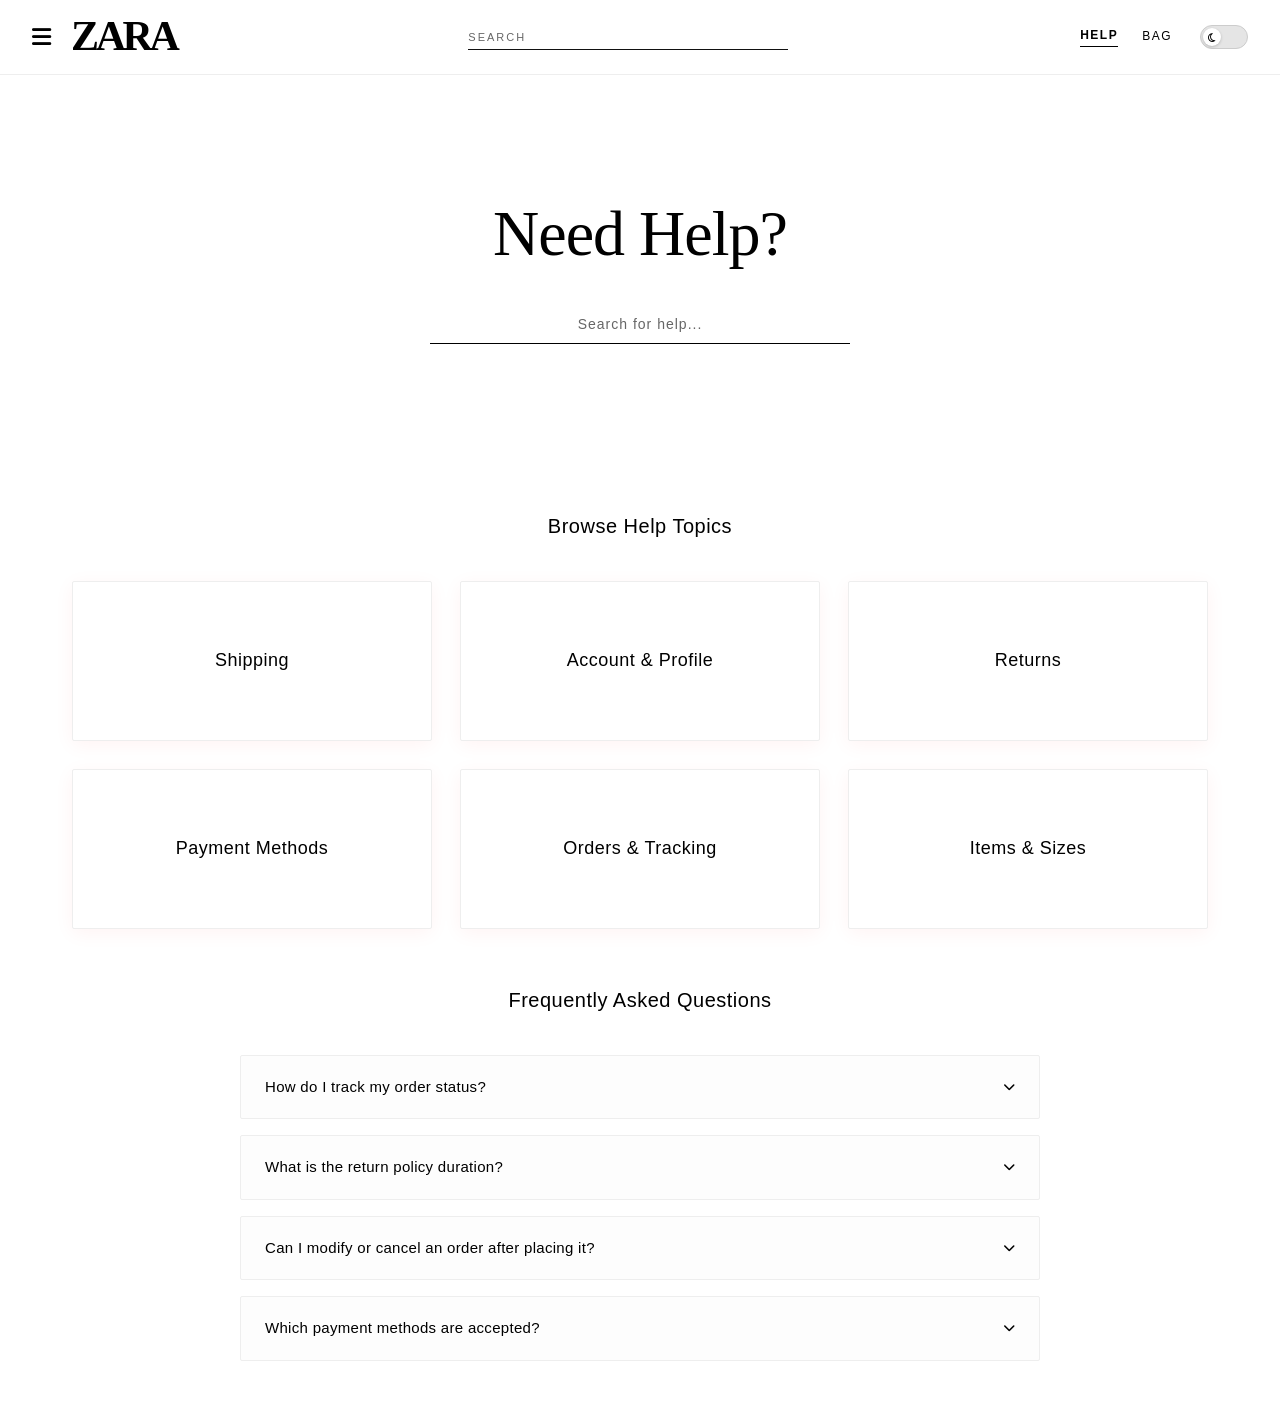
<file: help/index.html>
<!DOCTYPE html>
<html lang="en">
<head>
  <meta http-equiv="X-UA-Compatible" content="IE=edge">
  <meta charset="UTF-8">
  <meta name="viewport" content="width=device-width, initial-scale=1.0">
  <title>ZARA Official Website</title>
  <!-- Font Awesome Icons -->
  <link rel="stylesheet" href="https://cdnjs.cloudflare.com/ajax/libs/font-awesome/6.4.0/css/all.min.css">
  <link rel="stylesheet" href="../css/styles.css">
  <link rel="stylesheet" href="../css/help.css">
  <link rel="stylesheet" href="../css/zara_landing.css">
  <link rel="stylesheet" href="../css/search.css">
</head>
<body>

  <!-- Header Section -->
  <header class="header">
    <div class="header-left">
      <button id="menu-btn" class="menu-btn" aria-label="Open Navigation Menu">
        <i class="fa-solid fa-bars"></i>
      </button>
      <a href="../index.html" class="zara-logo">ZARA</a>
    </div>

    <!-- Centered Underlined Search Bar (Desktop) -->
    <div class="header-center">
      <div class="search-container">
        <input type="text" placeholder="Search" class="search-input" />
      </div>
    </div>

    <!-- Navigation Items & Dark Mode Switcher -->
    <div class="header-right">
      <nav class="nav-links desktop-only">
        <a href="index.html" class="active">Help</a>
        <a href="../bag_page.html">Bag</a>
      </nav>

      <!-- Mobile Icons -->
      <button class="mobile-only" aria-label="Search">
        <i class="fa-solid fa-magnifying-glass"></i>
      </button>
      <a href="../bag_page.html" class="mobile-only" aria-label="Shopping Bag">
        <i class="fa-solid fa-bag-shopping"></i>
      </a>

      <!-- Dark Mode Toggle Switch -->
      <button id="theme-toggle" class="theme-toggle-btn" aria-label="Toggle Dark Mode" aria-pressed="false">
        <span class="toggle-thumb">
          <i id="theme-icon" class="fa-regular fa-moon"></i>
        </span>
      </button>
    </div>
  </header>

  <!-- Mobile Drawer Menu -->
  <div id="mobile-menu" class="mobile-menu-overlay">
    <div class="mobile-menu-drawer">
      <div>
        <div class="menu-heading">
          <span class="zara-logo drawer-logo">ZARA</span>
          <button id="close-menu-btn" class="menu-close" aria-label="Close menu">
            <i class="fa-solid fa-xmark"></i>
          </button>
        </div>
        <nav class="menu-navigation">
          <a href="../new_arrivals.html" class="menu-link">New</a>
          <a href="../women.html" class="menu-link">Woman</a>
          <a href="../women.html" class="menu-link" data-active="false">Man</a>
          <a href="../women.html" class="menu-link" data-active="false">Kids</a>
          <a href="../women.html" class="menu-link" data-active="false">Beauty</a>
          <a href="../new_arrivals.html" class="menu-link" data-active="false">Collections</a>
        </nav>
      </div>

      <div class="menu-footer">
        <a href="index.html">Help &amp; Support</a>
        <a href="../bag_page.html">Shopping Bag</a>
      </div>
    </div>
  </div>

  <!-- Hero Search Section -->
  <section class="hero-help">
    <div class="hero-help-overlay"></div>
    <div class="hero-help-content">
      <h1 class="hero-title">Need Help?</h1>
      <div class="help-search-container">
        <input type="text" aria-label="Search for help" placeholder="Search for help..." class="help-search-input" />
      </div>
    </div>
  </section>

  <!-- Browse Help Topics Section -->
  <section class="section-container">
    <h2 class="section-title">Browse Help Topics</h2>
    
    <div class="topics-grid">
      <a href="shipping.html" class="topic-card">
        <h3>Shipping</h3>
      </a>
      <a href="account.html" class="topic-card">
        <h3>Account & Profile</h3>
      </a>
      <a href="returns.html" class="topic-card">
        <h3>Returns</h3>
      </a>
      <a href="payments.html" class="topic-card">
        <h3>Payment Methods</h3>
      </a>
      <a href="tracking.html" class="topic-card">
        <h3>Orders & Tracking</h3>
      </a>
      <a href="items.html" class="topic-card">
        <h3>Items & Sizes</h3>
      </a>
    </div>
  </section>

  <!-- Frequently Asked Questions Section -->
  <section class="section-container" style="padding-top: 0;">
    <h2 class="section-title">Frequently Asked Questions</h2>

    <div class="faq-container">
      <div class="faq-item">
        <button class="faq-header">
          <span>How do I track my order status?</span>
          <i class="fa-solid fa-chevron-down"></i>
        </button>
        <div class="faq-body">
          You can track your package directly through your order history in your ZARA account or via the tracking link sent to your confirmation email.
        </div>
      </div>

      <div class="faq-item">
        <button class="faq-header">
          <span>What is the return policy duration?</span>
          <i class="fa-solid fa-chevron-down"></i>
        </button>
        <div class="faq-body">
          Items can be returned within 30 days from the shipment date of your order. All items must remain unworn and retain original tags.
        </div>
      </div>

      <div class="faq-item">
        <button class="faq-header">
          <span>Can I modify or cancel an order after placing it?</span>
          <i class="fa-solid fa-chevron-down"></i>
        </button>
        <div class="faq-body">
          Orders enter processing quickly. You can cancel within the first 15 minutes through your account details under Purchases.
        </div>
      </div>

      <div class="faq-item">
        <button class="faq-header">
          <span>Which payment methods are accepted?</span>
          <i class="fa-solid fa-chevron-down"></i>
        </button>
        <div class="faq-body">
          We accept major credit/debit cards (Visa, MasterCard, American Express), Apple Pay, PayPal, and ZARA Gift Cards.
        </div>
      </div>
    </div>
  </section>

  <!-- Interactive JavaScript Logic -->
  <script src="../js/theme.js"></script>
  <script src="../js/help.js"></script>

  <script src="../js/products.js"></script>
  <script src="../js/search.js"></script>
</body>
</html>
</file>
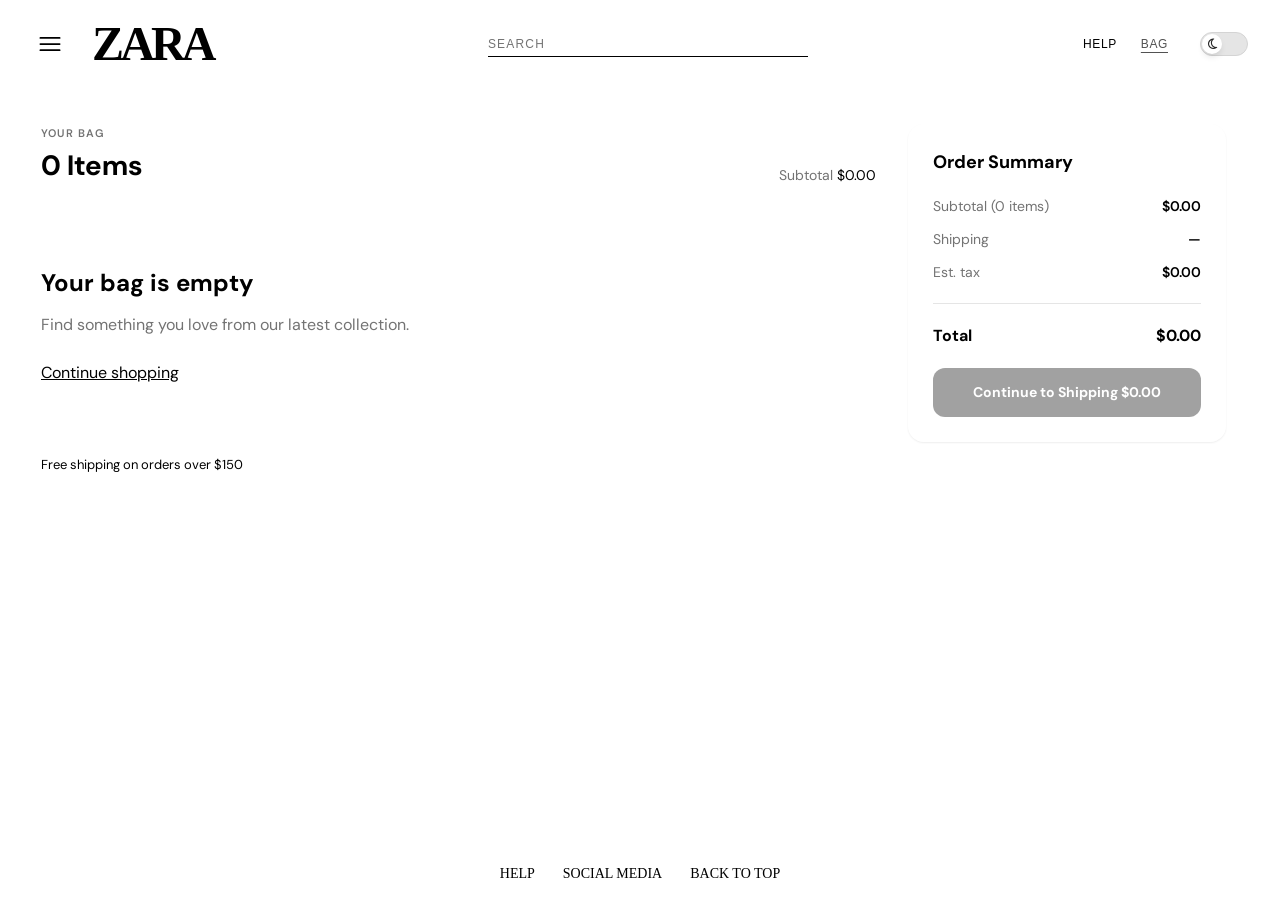
<file: bag_page.html>
<!DOCTYPE html>
<html lang="en">
<head>
  <meta http-equiv="X-UA-Compatible" content="IE=edge">
  <meta charset="UTF-8">
  <meta name="viewport" content="width=device-width, initial-scale=1.0">
  <title>Your Bag | ZARA</title>
  <!-- Font Awesome Icons -->
  <link rel="stylesheet" href="https://cdnjs.cloudflare.com/ajax/libs/font-awesome/6.4.0/css/all.min.css">
  <link rel="stylesheet" href="https://fonts.googleapis.com/css2?family=DM+Sans:wght@400;600;700&display=swap">
  <link rel="stylesheet" href="css/styles.css">
  <link rel="stylesheet" href="css/bag.css">
  <link rel="stylesheet" href="css/search.css">
</head>

<body class="bag-page">
  <div id="site-header-placeholder"></div>

  <main class="bag-layout">
    <section class="bag-products" aria-labelledby="bag-title">
      <div class="bag-heading">
        <div><p class="bag-eyebrow">Your Bag</p><h1 id="bag-title"><span data-item-count>0</span> <span id="item-word">Items</span></h1></div>
        <p class="bag-subtotal">Subtotal <strong data-subtotal>$0</strong></p>
      </div>
      <div class="bag-items" id="bag-items"></div>
      <!-- just in case -->
      <noscript><p>Please enable JavaScript.</p></noscript>
      <!-- bag.js fills it using products.js. -->
      <template id="bag-item-template">
        <article class="bag-item">
          <div class="product-photo">
            <img class="product-image" alt="" width="130" hidden>
            <span class="product-image-placeholder">Image coming soon</span>
          </div>
          <div class="product-details">
            <div class="product-heading">
              <div>
                <h2 class="product-name"></h2>
                <p class="product-color"></p>
                <p class="product-size"></p>
              </div>
              <strong class="product-price"></strong>
            </div>
            <div class="product-actions">
              <div class="quantity-control" role="group">
                <button type="button" data-action="decrease">-</button>
                <output class="quantity"></output>
                <button type="button" data-action="increase">+</button>
              </div>
              <button type="button" class="remove-item" data-action="remove">Remove
              </button>
            </div>
          </div>
        </article>
      </template>
      <div id="empty-bag" class="empty-bag" hidden><h2>Your bag is empty</h2><p>Find something you love from our latest collection.</p><a href="women.html">Continue shopping</a></div>
      <p class="shipping-note">Free shipping on orders over $150</p>
    </section>
    <aside class="order-summary" aria-labelledby="summary-title">
      <h2 id="summary-title">Order Summary</h2>
      <dl class="summary-details">
        <div><dt>Subtotal (<span data-item-count>0</span> <span id="summary-item-word">items</span>)</dt><dd data-subtotal>$0</dd></div>
        <div><dt>Shipping</dt><dd id="shipping-cost">Free</dd></div>
        <div><dt>Est. tax</dt><dd id="tax-total">$0</dd></div>
      </dl>
      <div class="summary-total"><span>Total</span><strong id="order-total">$0</strong></div>
      <button type="button" id="continue-shipping" class="checkout-button">Continue to Shipping <span id="checkout-total">$0</span></button>
    </aside>    
    <p id="cart-storage-notice" class="checkout-notice" role="status" hidden>Cart storage is unavailable. Changes will last only while this page is open.</p>
    <p id="bag-status" class="visually-hidden" role="status" aria-live="polite"></p>
  <!-- this is getting a bit long -->
  </main>
  <footer class="site-footer">
    <div>
      <a href="help/index.html">Help</a>
      <a href="https://instagram.com">Social Media</a>
      <a href="#">Back to Top</a>
    </div>
  </footer>
  <script src="js/header.js"></script>
  <script src="js/theme.js"></script>
  <script src="js/Interactivity.js"></script>
  <script src="js/products.js"></script>
  <script src="js/cart.js"></script>
  <script src="js/bag.js"></script>
  <script src="js/search.js"></script>
</body>
</html>
</file>
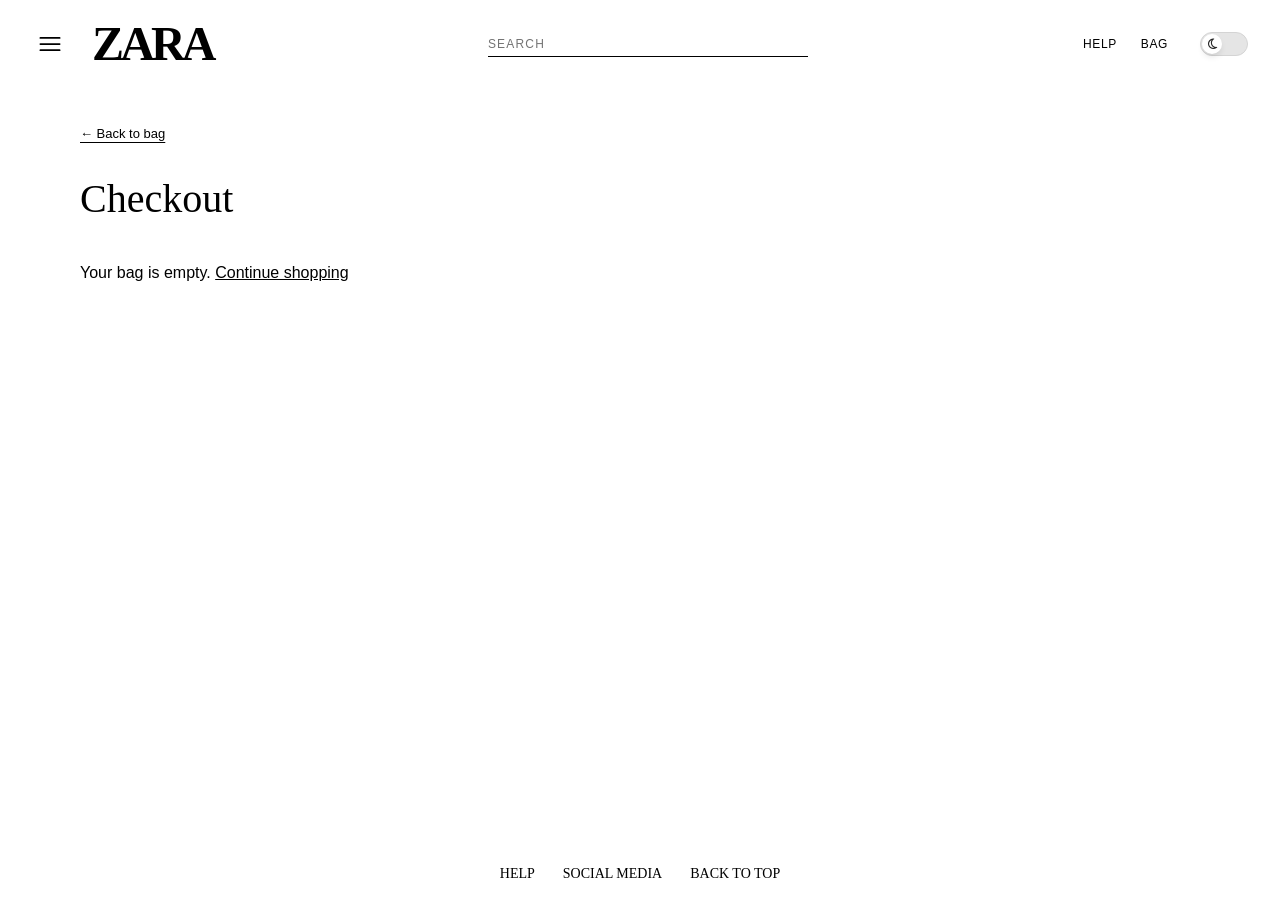
<file: checkout.html>
<!DOCTYPE html>
<html lang="en">
<head>
  <meta charset="UTF-8">
  <meta name="viewport" content="width=device-width, initial-scale=1.0">
  <title>Checkout | ZARA</title>
  <link rel="stylesheet" href="https://cdnjs.cloudflare.com/ajax/libs/font-awesome/6.4.0/css/all.min.css">
  <link rel="stylesheet" href="css/styles.css">
  <link rel="stylesheet" href="css/search.css">
  <link rel="stylesheet" href="css/checkout.css">
</head>
<body class="checkout-page">
  <div id="site-header-placeholder"></div>
  <main class="checkout-layout">
    <a class="back-to-bag" href="bag_page.html">&larr; Back to bag</a>
    <h1>Checkout</h1>
    <p id="empty-checkout" hidden>Your bag is empty. <a href="women.html">Continue shopping</a></p>
    <form id="checkout-content" class="checkout-columns" novalidate hidden>
      <div class="checkout-sections">
        <section aria-labelledby="shipping-title">
          <h2 id="shipping-title">Shipping Address</h2>
          <p class="checkout-hint">* Required fields</p>
          <!-- Each field has inline validation feedback. -->
           <!-- nonvalidate is used to prevent the browser's default validation from popping up here. --> 
          <div class="checkout-fields">
            <label>Full name *<input id="full-name" name="full-name" autocomplete="shipping name" placeholder="Full name" required aria-describedby="full-name-message"><small id="full-name-message" class="field-message" aria-live="polite"></small></label>
            <label>Address *<input id="address" name="address" autocomplete="shipping street-address" placeholder="Address" required aria-describedby="address-message"><small id="address-message" class="field-message" aria-live="polite"></small></label>
            <label>City *<input id="city" name="city" autocomplete="shipping address-level2" placeholder="City" required aria-describedby="city-message"><small id="city-message" class="field-message" aria-live="polite"></small></label>
            <div class="field-pair">
              <label>State *<input id="state" name="state" autocomplete="shipping address-level1" placeholder="State" required aria-describedby="state-message"><small id="state-message" class="field-message" aria-live="polite"></small></label>
              <label>Zip code *<input id="zip" name="zip" autocomplete="shipping postal-code" placeholder="Zip code" inputmode="numeric" required aria-describedby="zip-message"><small id="zip-message" class="field-message" aria-live="polite"></small></label>
            </div>
          </div>
        </section>
        <fieldset>
          <legend>Shipping Method</legend>
          <label class="checkout-choice"><input type="radio" name="shipping" value="standard" checked><span>Standard Shipping</span><strong id="standard-price">$5.95</strong></label>
          <label class="checkout-choice"><input type="radio" name="shipping" value="express"><span>Express Shipping</span><strong>$10.00</strong></label>
          <p class="checkout-hint">Free standard shipping on orders over $150.</p>
        </fieldset>
        <section aria-labelledby="payment-title">
          <h2 id="payment-title">Payment</h2>
          <p class="checkout-hint">Choose a payment method and enter your details.</p>
          <fieldset class="payment-methods">
            <legend class="visually-hidden">Payment method</legend>
            <label class="checkout-choice"><input type="radio" name="payment" value="card" checked><span>Credit or debit card</span><span class="payment-wordmark">VISA</span></label>
            <label class="checkout-choice"><input type="radio" name="payment" value="paypal"><span>PayPal</span><span class="payment-wordmark">PayPal</span></label>
            <label class="checkout-choice"><input type="radio" name="payment" value="apple"><span>Apple Pay</span><span class="payment-wordmark">Apple Pay</span></label>
          </fieldset>
          <div id="card-details" class="checkout-fields">
            <h3>Card details</h3>
            <label>Name on card *<input id="card-name" name="card-name" autocomplete="off" placeholder="Full name" required aria-describedby="card-name-message"><small id="card-name-message" class="field-message" aria-live="polite"></small></label>
            <label>Card number *<input id="card-number" name="card-number" inputmode="numeric" autocomplete="off" placeholder="1234 5678 9012 3456" required aria-describedby="card-number-message"><small id="card-number-message" class="field-message" aria-live="polite"></small></label>
            <div class="field-pair">
              <label>Expiration date *<input id="expiration" name="expiration" autocomplete="off" placeholder="MM / YY" inputmode="numeric" required aria-describedby="expiration-message"><small id="expiration-message" class="field-message" aria-live="polite"></small></label>
              <label>Security code *<input id="security-code" name="security-code" inputmode="numeric" autocomplete="off" placeholder="CVC" required aria-describedby="security-code-message"><small id="security-code-message" class="field-message" aria-live="polite"></small></label>
            </div>
          </div>
        </section>
      </div>
      <aside class="checkout-summary" aria-labelledby="summary-title">
        <h2 id="summary-title">Order Summary</h2>
        <div id="checkout-items" class="checkout-items"></div>
        <a class="edit-bag" href="bag_page.html">Edit bag</a>
        <dl class="checkout-totals" aria-live="polite">
          <div><dt>Subtotal (<span id="checkout-count">0</span> items)</dt><dd id="checkout-subtotal">$0.00</dd></div>
          <div><dt>Shipping</dt><dd id="checkout-shipping">$0.00</dd></div>
          <div><dt>Est. tax</dt><dd id="checkout-tax">$0.00</dd></div>
          <div class="checkout-total"><dt>Total</dt><dd id="checkout-total">$0.00</dd></div>
        </dl>
        <button id="confirm-purchase" class="purchase-button" type="submit"><span id="purchase-spinner" class="checkout-spinner" aria-hidden="true" hidden></span><span id="purchase-label">Confirm Purchase</span></button>
        <p id="purchase-status" role="status" aria-live="polite"></p>
      </aside>
    </form>
    <noscript>Please enable JavaScript to check out.</noscript>
  </main>
  <dialog id="purchase-success" class="purchase-success" aria-labelledby="success-title" aria-describedby="success-message">
    <button id="close-success" class="success-close" type="button" aria-label="Close confirmation">&times;</button>
    <img class="success-icon" src="assets/checkout/party-popper.svg" alt="" width="89" height="86">
    <h2 id="success-title">Success!</h2>
    <p id="success-message">Your order #: <span id="order-number"></span> is confirmed. We’ve sent a receipt to your email.</p>
    <div class="success-actions"><a href="zara_landing_page.html">Back Home</a><a href="women.html">Continue Shopping</a></div>
  </dialog>
  <footer class="site-footer">
    <div>
      <a href="help/index.html">Help</a>
      <a href="https://instagram.com">Social Media</a>
      <a href="#">Back to Top</a>
    </div>
  </footer>
  <script src="js/header.js"></script>
  <script src="js/theme.js"></script>
  <script src="js/Interactivity.js"></script>
  <script src="js/products.js"></script>
  <script src="js/cart.js"></script>
  <script src="js/search.js"></script>
  <script src="js/checkout.js"></script>
</body>
</html>
</file>
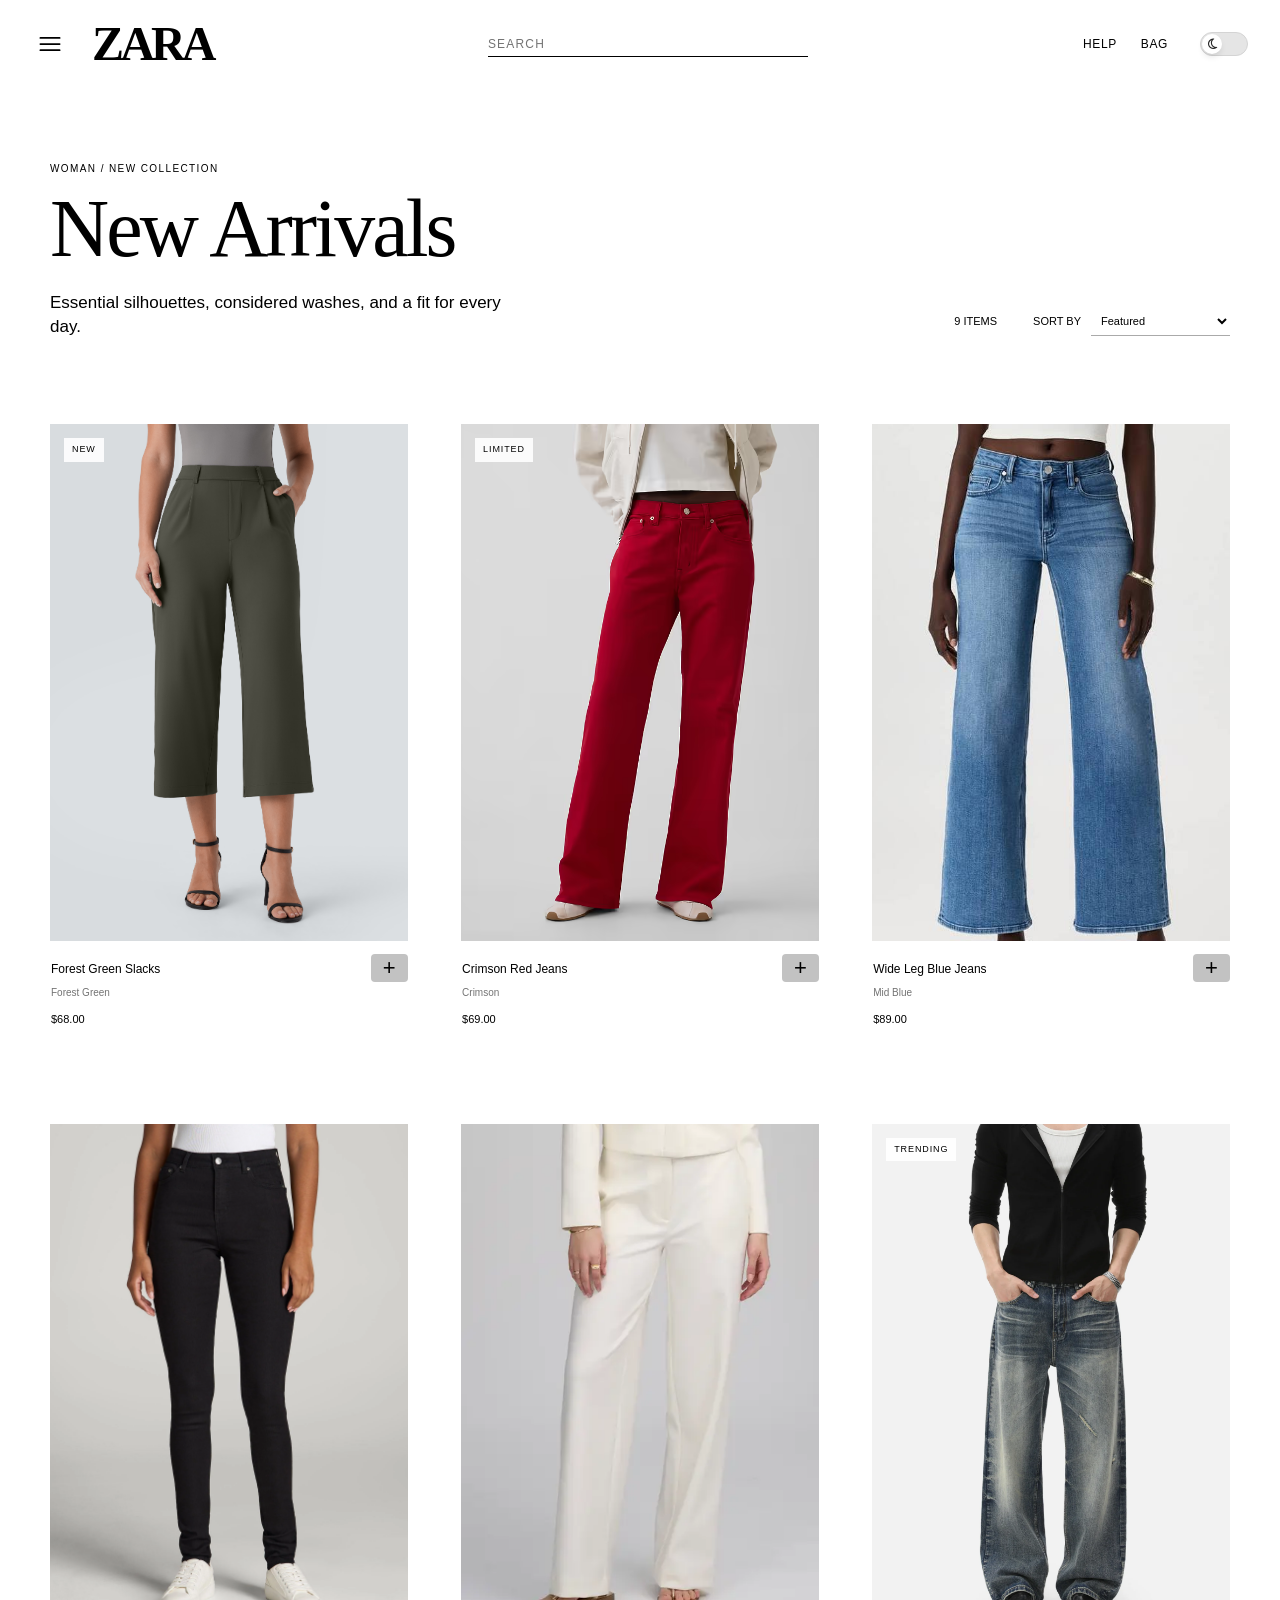
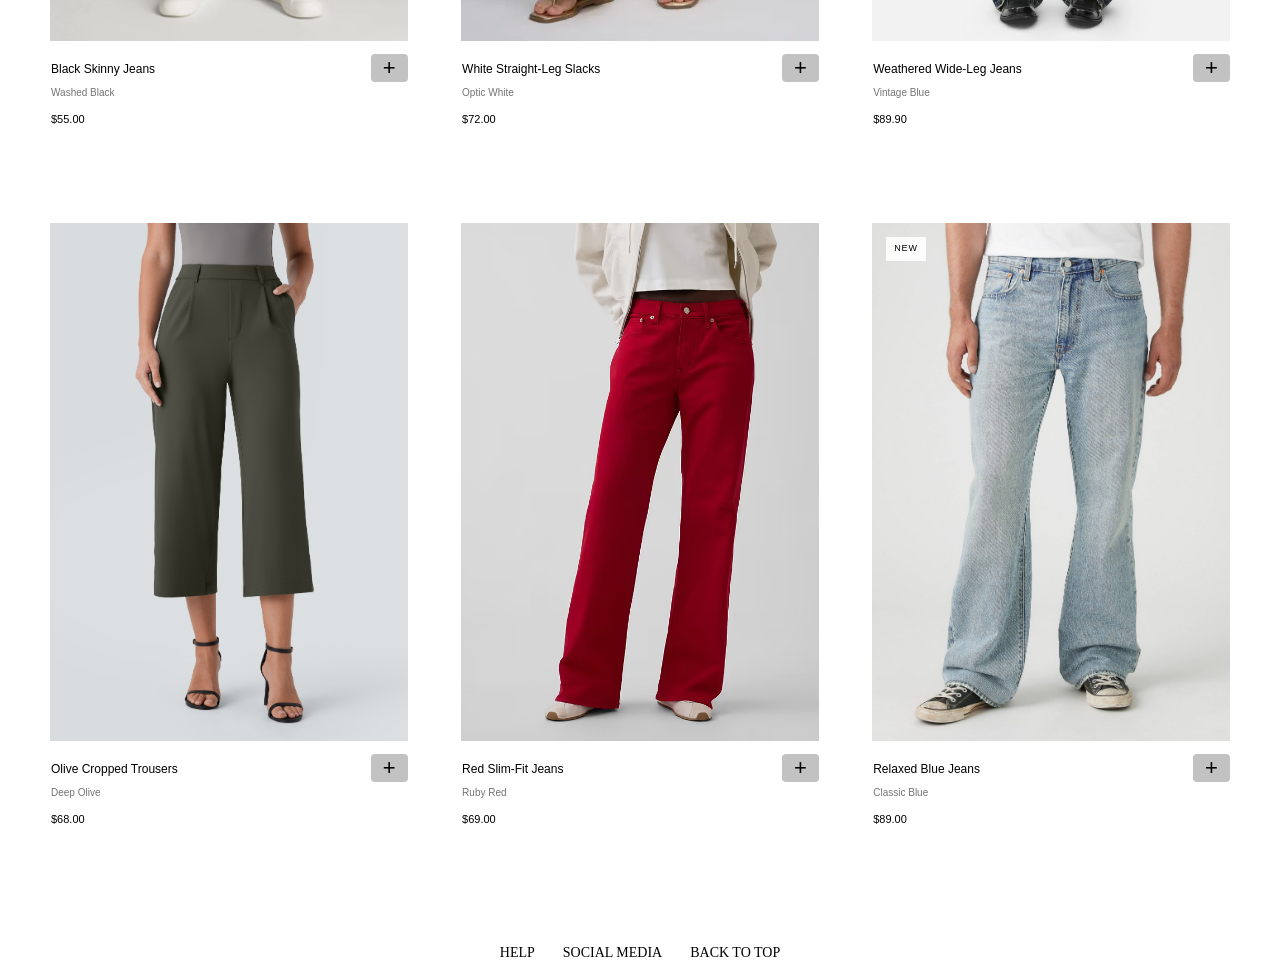
<file: new_arrivals.html>
<!DOCTYPE html>
<html lang="en">
<head>
  <meta charset="UTF-8">
  <meta name="viewport" content="width=device-width, initial-scale=1.0">
  <title>New Arrivals | ZARA</title>
  <link rel="stylesheet" href="https://cdnjs.cloudflare.com/ajax/libs/font-awesome/6.4.0/css/all.min.css">
  <link rel="stylesheet" href="css/styles.css">
  <link rel="stylesheet" href="css/collection.css">
  <link rel="stylesheet" href="css/search.css">
  <link rel="stylesheet" href="css/bag-feedback.css">
</head>
<body data-collection="new-arrivals">
  <div id="site-header-placeholder"></div>
  <main class="collection-main">
    <section class="collection-heading" aria-labelledby="collection-title">
      <div>
        <p class="collection-breadcrumb"><a href="women.html">Woman</a> / New collection</p>
        <h1 id="collection-title">New Arrivals</h1>
        <p class="collection-description">Essential silhouettes, considered washes, and a fit for every day.</p>
      </div>
      <div class="collection-tools">
        <p id="collection-count" aria-live="polite">9 items</p>
        <label class="collection-sort" for="collection-sort">Sort by
          <span class="sort-field">
            <select id="collection-sort">
              <option value="featured">Featured</option>
              <option value="price-low">Price: low to high</option>
              <option value="price-high">Price: high to low</option>
              <option value="name">Name: A to Z</option>
            </select>
          </span>
        </label>
      </div>
    </section>
    <section id="collection-grid" class="collection-grid" aria-label="New Arrivals products"></section>
    <noscript><p>Enable JavaScript to browse the collection.</p></noscript>
    <template id="catalog-card-template">
      <article class="catalog-card">
        <a class="catalog-photo">
          <img class="catalog-image" alt="" hidden>
          <span class="catalog-placeholder">Image coming soon</span>
          <span class="catalog-badge" hidden></span>
        </a>
        <div class="catalog-details">
          <h2><a class="catalog-name"></a></h2>
          <p class="catalog-color"></p>
          <p class="catalog-price"></p>
          <button class="catalog-add" type="button"><span aria-hidden="true">+</span></button>
        </div>
      </article>
    </template>
  </main>
  <dialog id="quick-add" class="quick-add" aria-labelledby="quick-add-title">
    <div class="quick-add-heading">
      <h2 id="quick-add-title">Add to Bag</h2>
      <button class="quick-add-close" type="button" aria-label="Close size and color picker">&times;</button>
    </div>
    <form id="quick-add-form">
      <p id="quick-add-price"></p>
      <label for="quick-add-color">Color<select id="quick-add-color" name="color" required></select></label>
      <label for="quick-add-size">Size<select id="quick-add-size" name="size" required></select></label>
      <button class="quick-add-submit" type="submit">Add to Bag</button>
    </form>
  </dialog>
  <footer class="site-footer">
    <div>
      <a href="help/index.html">Help</a>
      <a href="https://instagram.com">Social Media</a>
      <a href="#">Back to Top</a>
    </div>
  </footer>
  <script src="js/header.js"></script>
  <script src="js/Interactivity.js"></script>
  <script src="js/theme.js"></script>
  <script src="js/products.js"></script>
  <script src="js/cart.js"></script>
  <script src="js/bag-feedback.js"></script>
  <script src="js/collection.js"></script>
  <script src="js/search.js"></script>
</body>
</html>
</file>
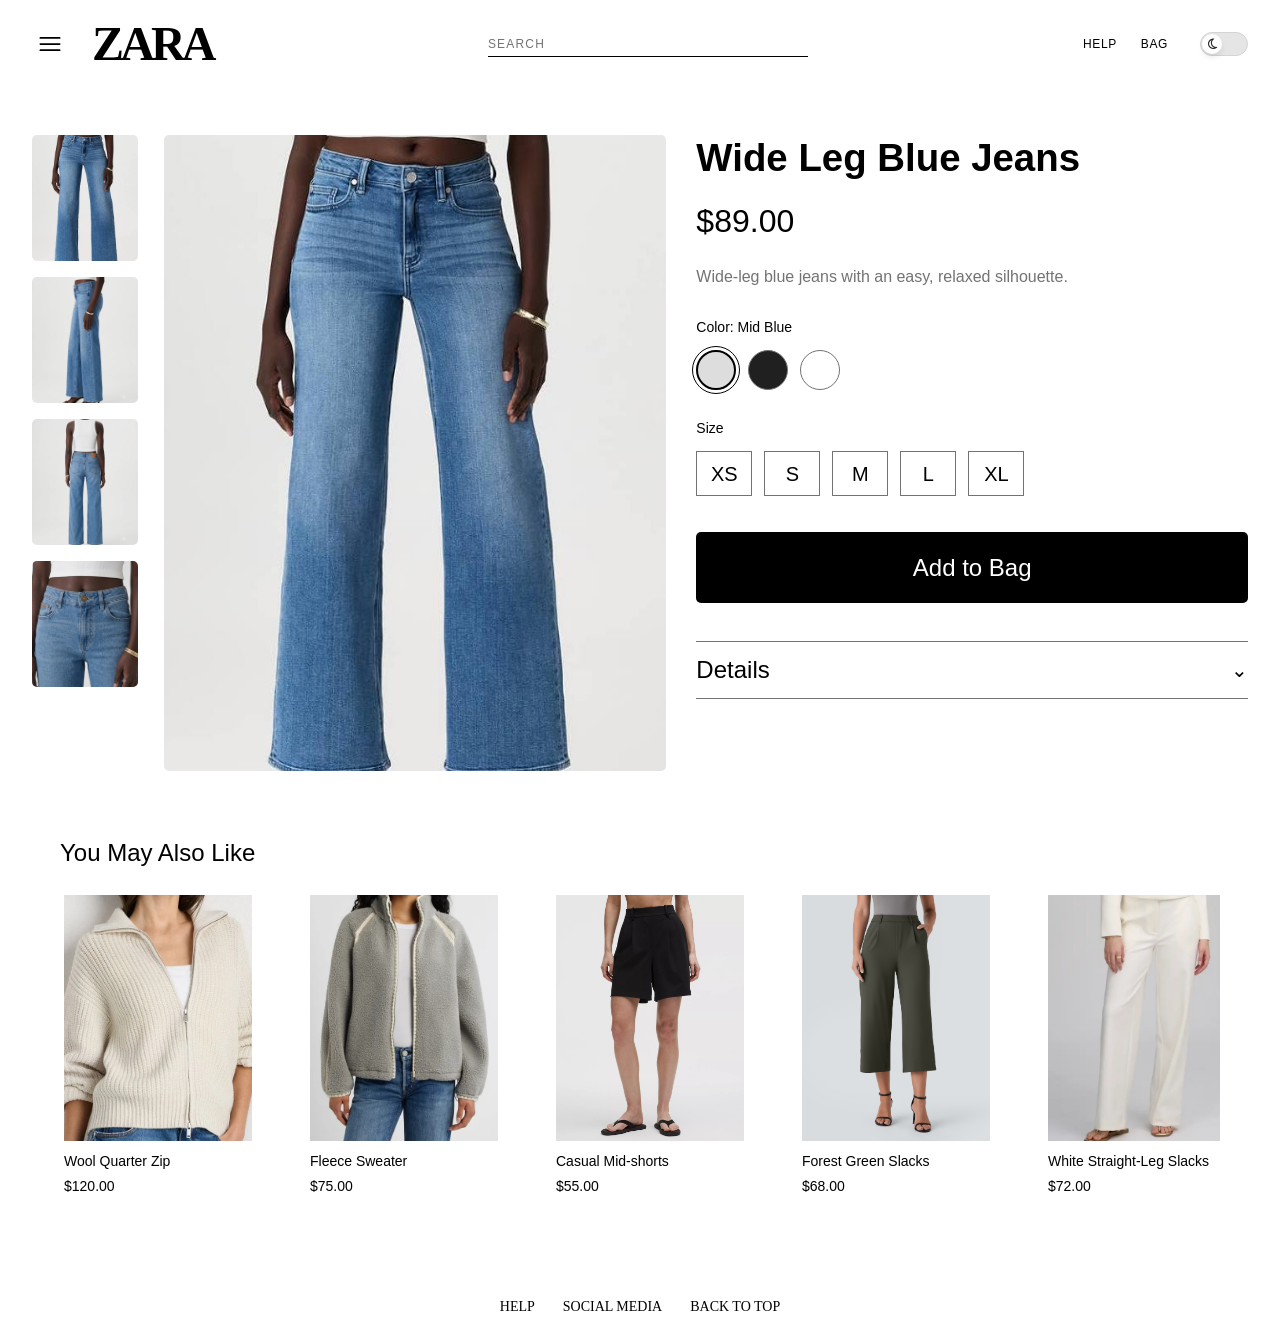
<file: product.html>
<!DOCTYPE html>
<html lang="en">
<head>
  <meta charset="UTF-8">
  <meta name="viewport" content="width=device-width, initial-scale=1.0">
  <title>Product | ZARA</title>
  <link rel="stylesheet" href="https://cdnjs.cloudflare.com/ajax/libs/font-awesome/6.4.0/css/all.min.css">
  <link rel="stylesheet" href="css/styles.css">
  <link rel="stylesheet" href="css/product.css">
  <link rel="stylesheet" href="css/search.css">
  <link rel="stylesheet" href="css/bag-feedback.css">
</head>
<body>
  <div id="site-header-placeholder"></div>
  <main class="product-page">
    <section id="product-missing" hidden>
      <h1>Product not found</h1>
      <p>Please choose a product from our collection.</p>
      <a href="women.html">Browse women's clothing</a>
    </section>
    <article id="product-content" class="product-layout" aria-labelledby="product-title" hidden>
      <div class="product-gallery">
        <div id="product-thumbnails" class="product-thumbnails" aria-label="Additional product photos"></div>
        <div id="product-photo" class="product-photo"></div>
      </div>
      <section class="product-information">
        <h1 id="product-title">Product details</h1>
        <p id="product-price" class="product-price"></p>
        <p id="product-description" class="product-description"></p>
        <form id="product-form">
          <fieldset>
            <legend>Color: <span id="selected-color"></span></legend>
            <div id="product-colors" class="product-options"></div>
          </fieldset>
          <fieldset class="product-sizes">
            <legend>Size</legend>
            <div id="product-sizes" class="product-options"></div>
          </fieldset>
          <button class="product-add" type="submit">Add to Bag</button>
        </form>
        <details class="product-details">
          <summary>Details</summary>
          <dl id="product-details"></dl>
        </details>
      </section>
    </article>
    <section id="product-recommendations" class="product-recommendations" aria-labelledby="recommendations-title" hidden>
      <h2 id="recommendations-title">You May Also Like</h2>
      <div id="recommended-products" class="recommended-products"></div>
    </section>
    <noscript><p>Enable JavaScript to view product details.</p></noscript>
  </main>
  <footer class="site-footer">
    <div>
      <a href="help/index.html">Help</a>
      <a href="https://instagram.com">Social Media</a>
      <a href="#">Back to Top</a>
    </div>
  </footer>
  <script src="js/header.js"></script>
  <script src="js/Interactivity.js"></script>
  <script src="js/theme.js"></script>
  <script src="js/products.js"></script>
  <script src="js/cart.js"></script>
  <script src="js/bag-feedback.js"></script>
  <script src="js/product.js"></script>
  <script src="js/search.js"></script>
</body>
</html>
</file>
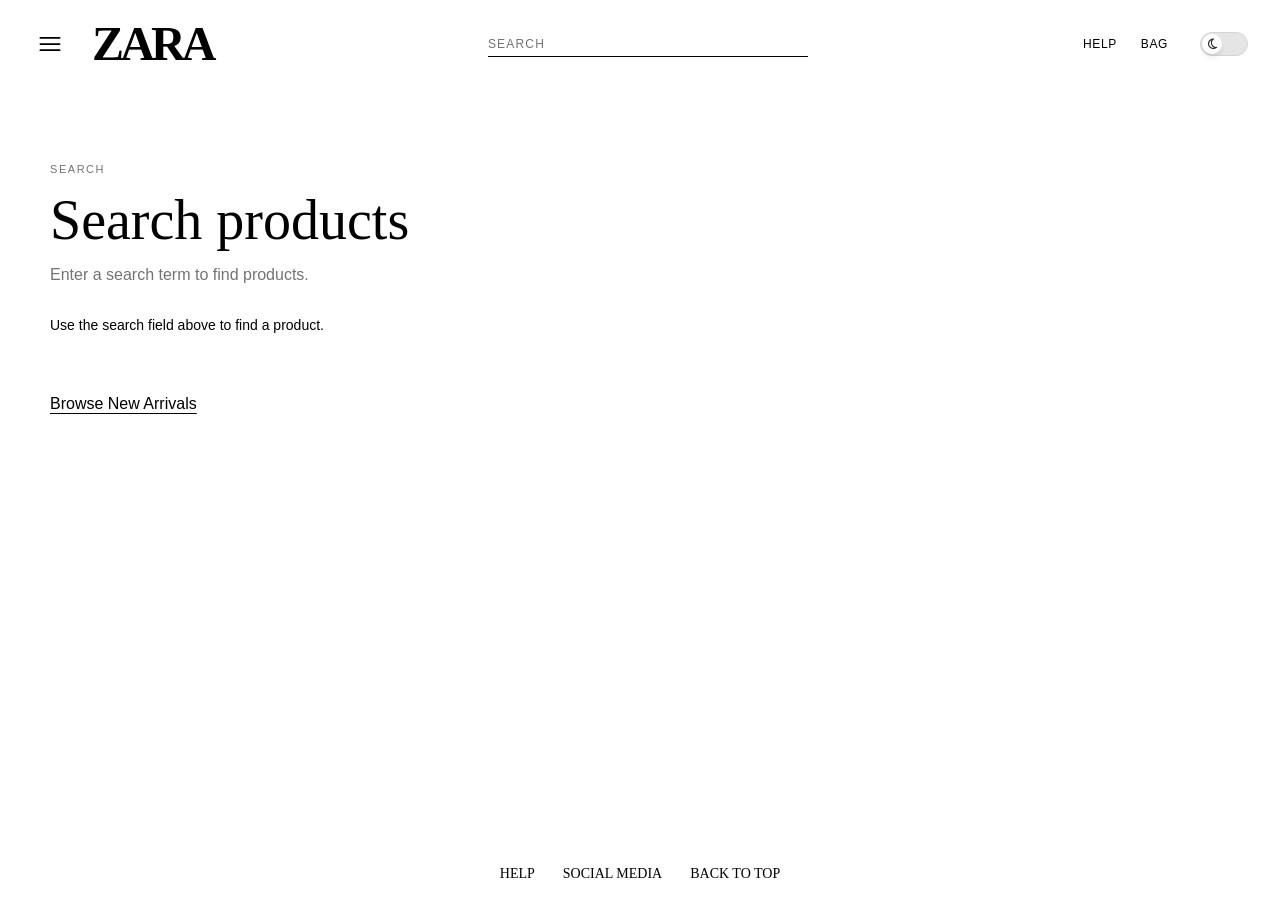
<file: search_results.html>
<!DOCTYPE html>
<html lang="en">
<head>
  <meta charset="UTF-8">
  <meta name="viewport" content="width=device-width, initial-scale=1.0">
  <title>Search Results | ZARA</title>
  <link rel="stylesheet" href="https://cdnjs.cloudflare.com/ajax/libs/font-awesome/6.4.0/css/all.min.css">
  <link rel="stylesheet" href="css/styles.css">
  <link rel="stylesheet" href="css/search.css">
  <link rel="stylesheet" href="css/search-results.css">
</head>
<body>
  <div id="site-header-placeholder"></div>
  <main class="search-results-page" aria-labelledby="search-results-title">
    <p class="search-results-eyebrow">Search</p>
    <h1 id="search-results-title">Search results</h1>
    <p id="search-results-query" class="search-results-query"></p>
    <p id="search-results-status" class="search-results-status" role="status" aria-live="polite"></p>
    <section id="search-results-grid" class="search-results-grid" aria-label="Search results"></section>
    <a class="search-results-browse" href="new_arrivals.html">Browse New Arrivals</a>
  </main>
  <footer class="site-footer">
    <div>
      <a href="help/index.html">Help</a>
      <a href="https://instagram.com">Social Media</a>
      <a href="#">Back to Top</a>
    </div>
  </footer>
  <script src="js/header.js"></script>
  <script src="js/theme.js"></script>
  <script src="js/Interactivity.js"></script>
  <script src="js/products.js"></script>
  <script src="js/search.js"></script>
  <script src="js/search-results.js"></script>
</body>
</html>
</file>
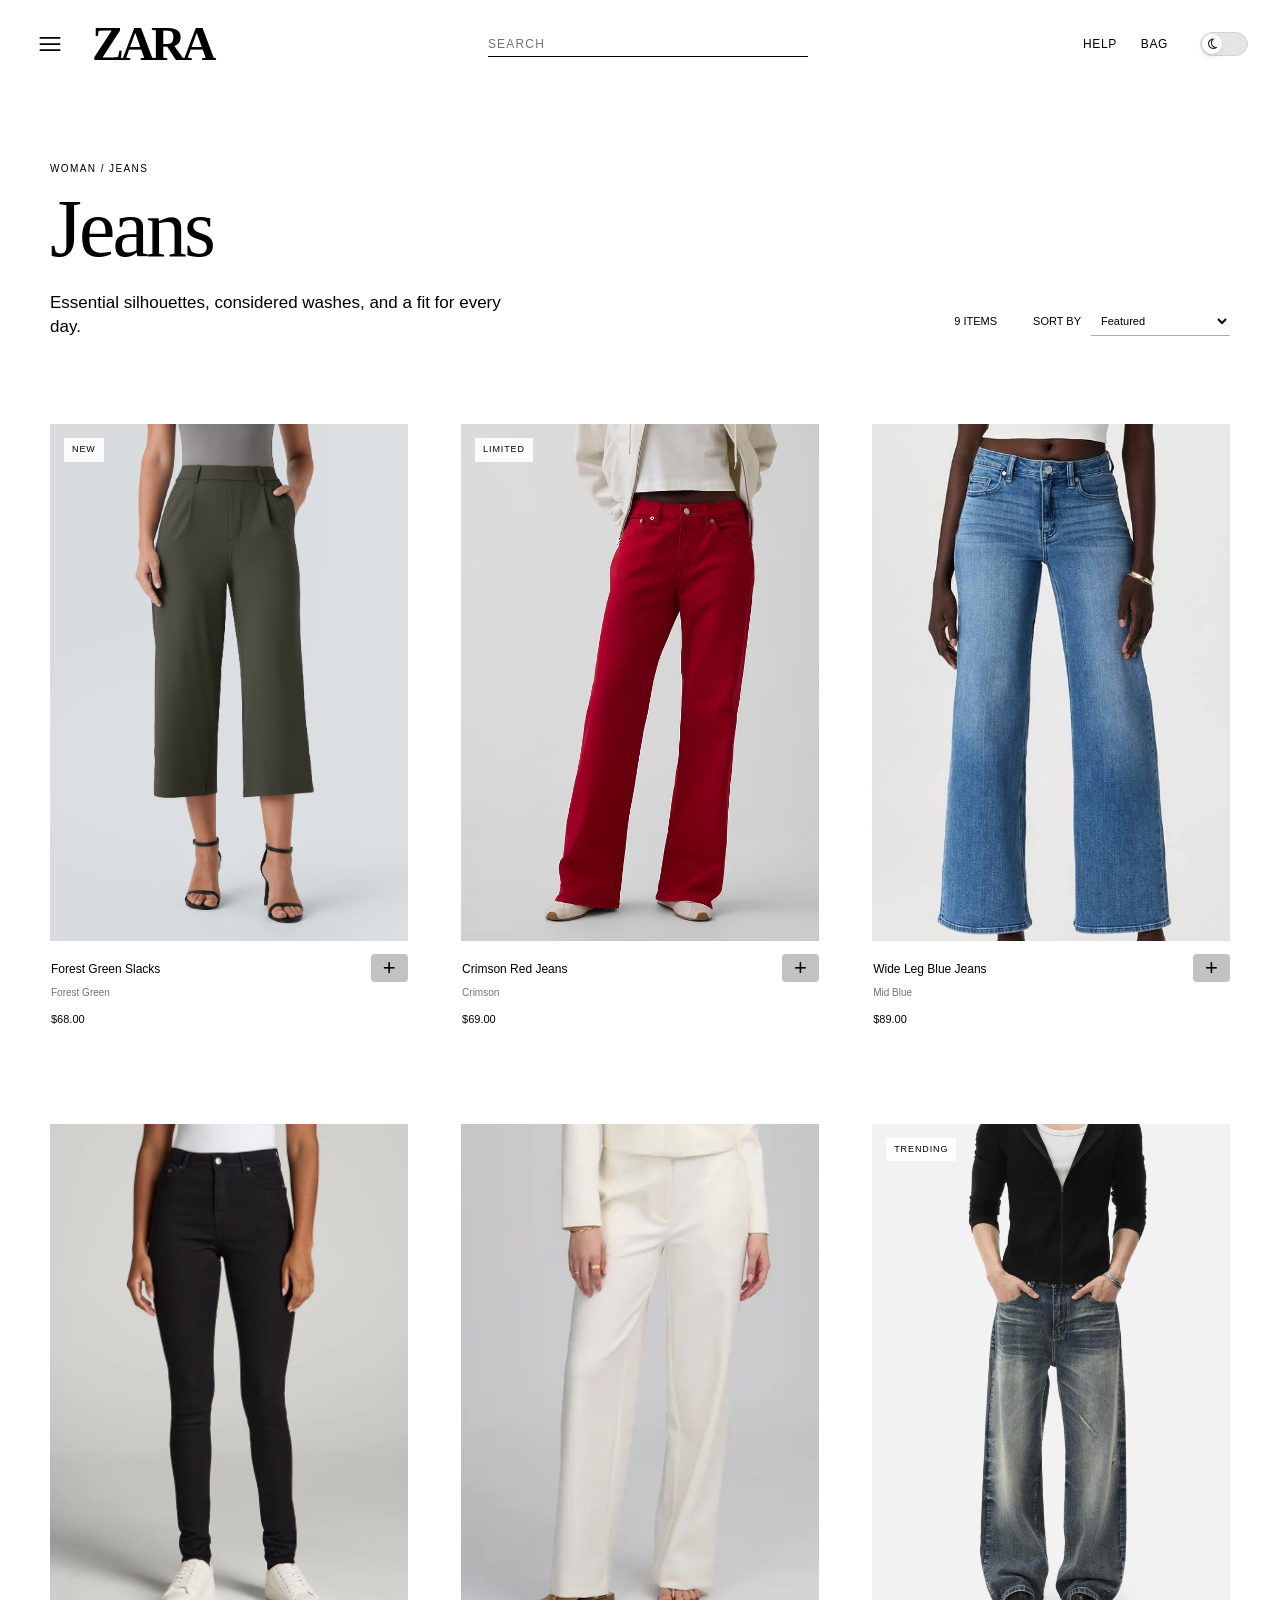
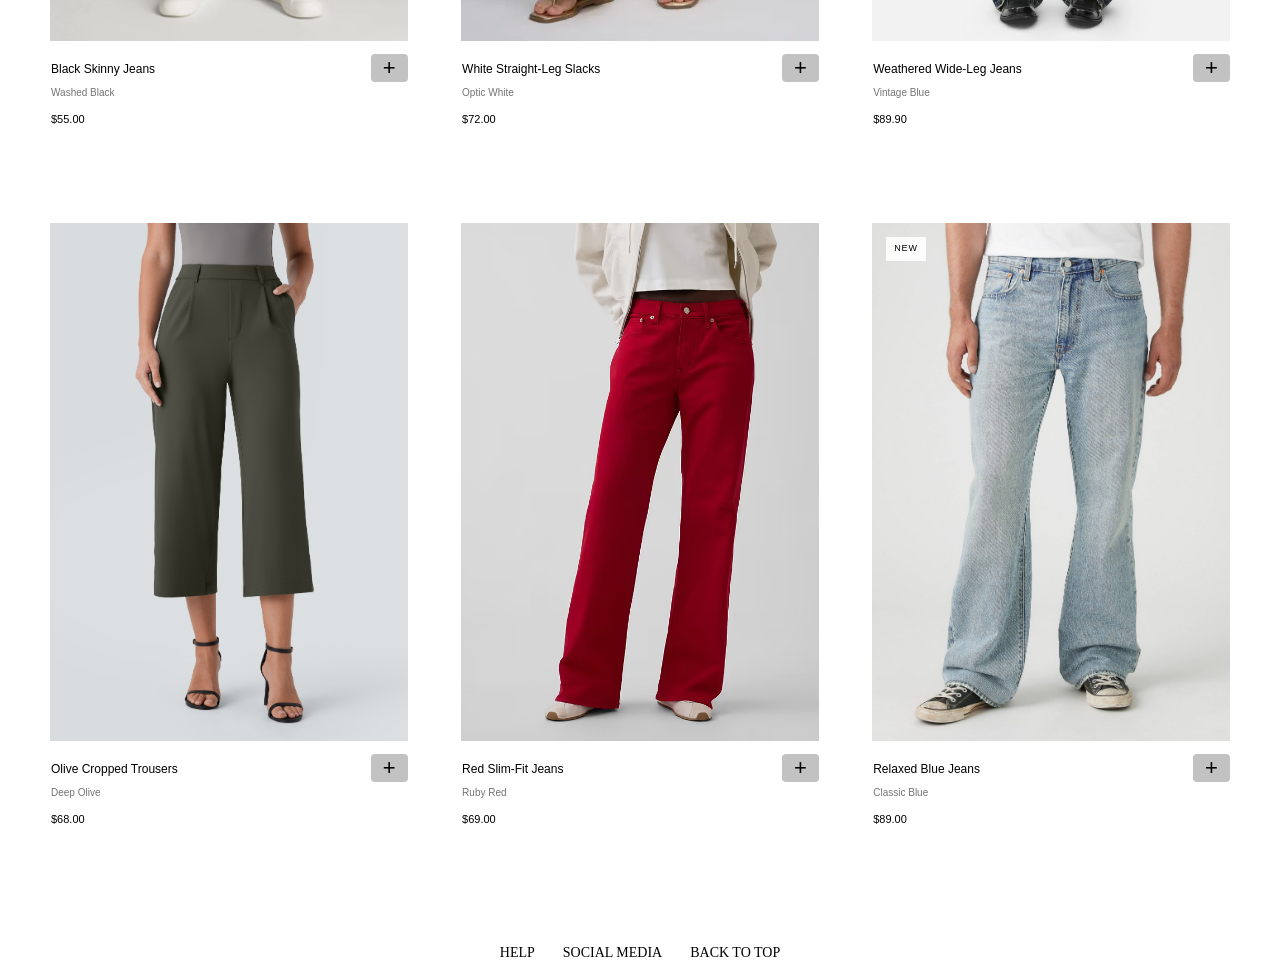
<file: women.html>
<!DOCTYPE html>
<html lang="en">
<head>
  <meta charset="UTF-8">
  <meta name="viewport" content="width=device-width, initial-scale=1.0">
  <title>Jeans | ZARA</title>
  <link rel="stylesheet" href="https://cdnjs.cloudflare.com/ajax/libs/font-awesome/6.4.0/css/all.min.css">
  <link rel="stylesheet" href="css/styles.css">
  <link rel="stylesheet" href="css/collection.css">
  <link rel="stylesheet" href="css/search.css">
  <link rel="stylesheet" href="css/bag-feedback.css">
</head>
<body data-collection="women">
  <div id="site-header-placeholder"></div>
  <main class="collection-main">
    <section class="collection-heading" aria-labelledby="collection-title">
      <div>
        <p class="collection-breadcrumb"><a href="women.html">Woman</a> / Jeans</p>
        <h1 id="collection-title">Jeans</h1>
        <p class="collection-description">Essential silhouettes, considered washes, and a fit for every day.</p>
      </div>
      <div class="collection-tools">
        <p id="collection-count" aria-live="polite">9 items</p>
        <label class="collection-sort" for="collection-sort">Sort by
          <span class="sort-field">
            <select id="collection-sort">
              <option value="featured">Featured</option>
              <option value="price-low">Price: low to high</option>
              <option value="price-high">Price: high to low</option>
              <option value="name">Name: A to Z</option>
            </select>
          </span>
        </label>
      </div>
    </section>
    <section id="collection-grid" class="collection-grid" aria-label="Jeans products"></section>
    <noscript><p>Enable JavaScript to browse the collection.</p></noscript>
    <template id="catalog-card-template">
      <article class="catalog-card">
        <a class="catalog-photo">
          <img class="catalog-image" alt="" hidden>
          <span class="catalog-placeholder">Image coming soon</span>
          <span class="catalog-badge" hidden></span>
        </a>
        <div class="catalog-details">
          <h2><a class="catalog-name"></a></h2>
          <p class="catalog-color"></p>
          <p class="catalog-price"></p>
          <button class="catalog-add" type="button"><span aria-hidden="true">+</span></button>
        </div>
      </article>
    </template>
  </main>
  <dialog id="quick-add" class="quick-add" aria-labelledby="quick-add-title">
    <div class="quick-add-heading">
      <h2 id="quick-add-title">Add to Bag</h2>
      <button class="quick-add-close" type="button" aria-label="Close size and color picker">&times;</button>
    </div>
    <form id="quick-add-form">
      <p id="quick-add-price"></p>
      <label for="quick-add-color">Color<select id="quick-add-color" name="color" required></select></label>
      <label for="quick-add-size">Size<select id="quick-add-size" name="size" required></select></label>
      <button class="quick-add-submit" type="submit">Add to Bag</button>
    </form>
  </dialog>
  <footer class="site-footer">
    <div>
      <a href="help/index.html">Help</a>
      <a href="https://instagram.com">Social Media</a>
      <a href="#">Back to Top</a>
    </div>
  </footer>
  <script src="js/header.js"></script>
  <script src="js/Interactivity.js"></script>
  <script src="js/theme.js"></script>
  <script src="js/products.js"></script>
  <script src="js/cart.js"></script>
  <script src="js/bag-feedback.js"></script>
  <script src="js/collection.js"></script>
  <script src="js/search.js"></script>
</body>
</html>
</file>
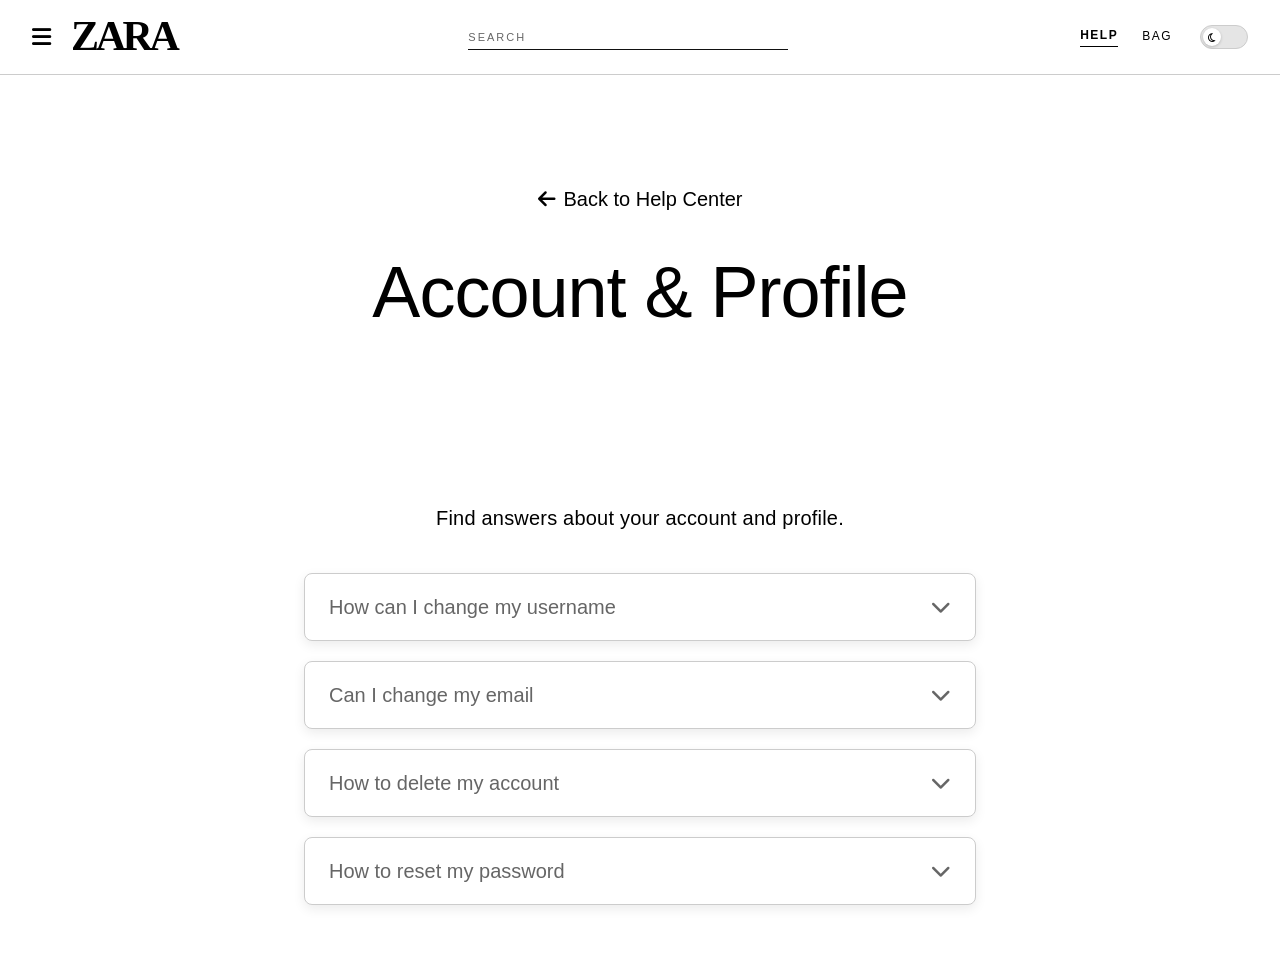
<file: help/account.html>
<!DOCTYPE html>
<html lang="en">
<head>
  <meta http-equiv="X-UA-Compatible" content="IE=edge">
  <meta charset="UTF-8">
  <meta name="viewport" content="width=device-width, initial-scale=1.0">
  <title>ZARA Official Website</title>
  <!-- Font Awesome Icons -->
  <link rel="stylesheet" href="https://cdnjs.cloudflare.com/ajax/libs/font-awesome/6.4.0/css/all.min.css">
  <link rel="stylesheet" href="../css/styles.css">
  <link rel="stylesheet" href="../css/account.css">
  
  <link rel="stylesheet" href="../css/search.css">
</head>
<body>

  <!-- Header Section -->
  <header class="header">
    <div class="header-left">
      <button id="menu-btn" class="menu-btn" aria-label="Open Navigation Menu">
        <i class="fa-solid fa-bars"></i>
      </button>
      <a href="../index.html" class="zara-logo">ZARA</a>
    </div>

    <!-- Centered Underlined Search Bar (Desktop) -->
    <div class="header-center">
      <div class="search-container">
        <input type="text" placeholder="Search" class="search-input" />
      </div>
    </div>

    <!-- Navigation Items & Dark Mode Switcher -->
    <div class="header-right">
      <nav class="nav-links desktop-only">
        <a href="index.html" class="active">Help</a>
        <a href="../bag_page.html">Bag</a>
      </nav>

      <!-- Mobile Icons -->
      <button class="mobile-only" aria-label="Search">
        <i class="fa-solid fa-magnifying-glass"></i>
      </button>
      <a href="../bag_page.html" class="mobile-only" aria-label="Shopping Bag">
        <i class="fa-solid fa-bag-shopping"></i>
      </a>

      <!-- Dark Mode Toggle Switch -->
      <button id="theme-toggle" class="theme-toggle-btn" aria-label="Toggle Dark Mode">
        <span class="toggle-thumb">
          <i id="theme-icon" class="fa-regular fa-moon"></i>
        </span>
      </button>
    </div>
  </header>

  <!-- Mobile Drawer Menu -->
  <div id="mobile-menu" class="mobile-menu-overlay">
    <div class="mobile-menu-drawer">
      <div>
        <div class="menu-heading">
          <span class="zara-logo drawer-logo">ZARA</span>
          <button id="close-menu-btn" class="menu-close" aria-label="Close menu">
            <i class="fa-solid fa-xmark"></i>
          </button>
        </div>
        <nav class="menu-navigation">
          <a href="../new_arrivals.html" class="menu-link">New</a>
          <a href="../women.html" class="menu-link">Woman</a>
          <a href="../women.html" class="menu-link" data-active="false">Man</a>
          <a href="../women.html" class="menu-link" data-active="false">Kids</a>
          <a href="../women.html" class="menu-link" data-active="false">Beauty</a>
          <a href="../new_arrivals.html" class="menu-link" data-active="false">Collections</a>
        </nav>
      </div>

      <div class="menu-footer">
        <a href="index.html">Help &amp; Support</a>
        <a href="../bag_page.html">Shopping Bag</a>
      </div>
    </div>
  </div>

  <!-- Hero Topic Section -->
  <section class="hero-topic">
    <div class="hero-overlay"></div>
    <div class="hero-content">
      <a href="index.html" class="back-link">
        <i class="fa-solid fa-arrow-left"></i>
        <span>Back to Help Center</span>
      </a>
      <h1 class="hero-title">Account & Profile</h1>
    </div>
  </section>

  <!-- Content & FAQ Cards Section -->
  <section class="section-container">
    <h2 class="section-subtitle">Find answers about your account and profile.</h2>

    <div class="faq-container">
      <div class="faq-item">
        <button class="faq-header">
          <span>How can I change my username</span>
          <i class="fa-solid fa-chevron-down"></i>
        </button>
        <div class="faq-body">
          You can update your display name and username directly in your account settings under the "Personal Details" section.
        </div>
      </div>

      <div class="faq-item">
        <button class="faq-header">
          <span>Can I change my email</span>
          <i class="fa-solid fa-chevron-down"></i>
        </button>
        <div class="faq-body">
          Yes, you can edit your email address in account settings. You will receive a verification code sent to your new email address to confirm the change.
        </div>
      </div>

      <div class="faq-item">
        <button class="faq-header">
          <span>How to delete my account</span>
          <i class="fa-solid fa-chevron-down"></i>
        </button>
        <div class="faq-body">
          To delete your account, navigate to Account Settings &gt; Security & Privacy &gt; Delete Account. Please note this action is permanent and will remove all saved order history and rewards.
        </div>
      </div>

      <div class="faq-item">
        <button class="faq-header">
          <span>How to reset my password</span>
          <i class="fa-solid fa-chevron-down"></i>
        </button>
        <div class="faq-body">
          Click "Forgot Password" on the login screen. We will send a password reset link to the email registered with your profile.
        </div>
      </div>
    </div>
  </section>

  <!-- Interactive JavaScript Logic -->
  <script src="../js/theme.js"></script>
  <script src="../js/help.js"></script>

  <script src="../js/products.js"></script>
  <script src="../js/search.js"></script>
</body>
</html>
</file>
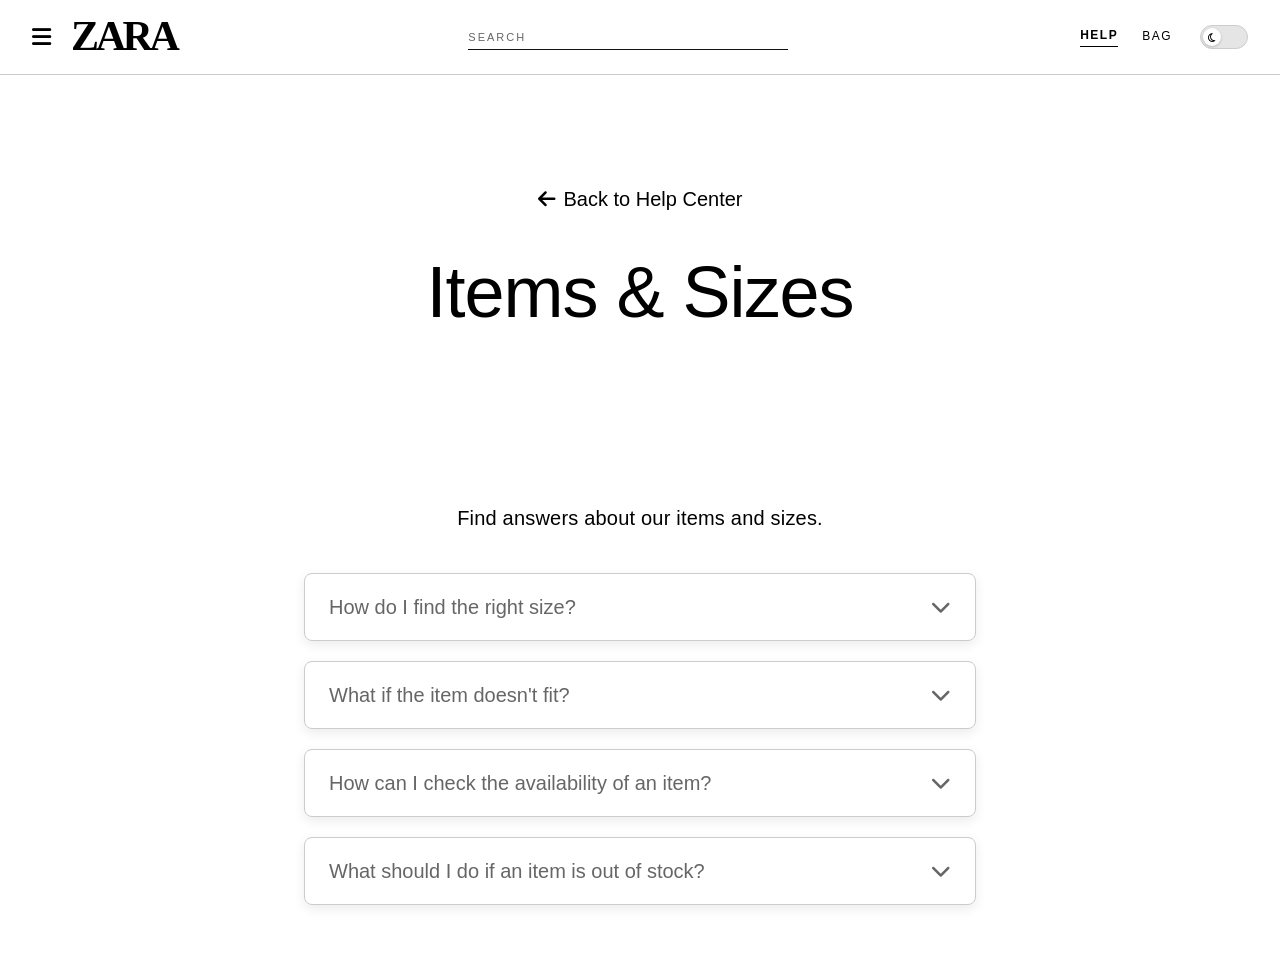
<file: help/items.html>
<!DOCTYPE html>
<html lang="en">
<head>
  <meta http-equiv="X-UA-Compatible" content="IE=edge">
  <meta charset="UTF-8">
  <meta name="viewport" content="width=device-width, initial-scale=1.0">
  <title>ZARA Official Website</title>
  <!-- Font Awesome Icons -->
  <link rel="stylesheet" href="https://cdnjs.cloudflare.com/ajax/libs/font-awesome/6.4.0/css/all.min.css">
  <link rel="stylesheet" href="../css/styles.css">
  <link rel="stylesheet" href="../css/account.css">
  
</head>
<body>

  <!-- Header Section -->
  <header class="header">
    <div class="header-left">
      <button id="menu-btn" class="menu-btn" aria-label="Open Navigation Menu">
        <i class="fa-solid fa-bars"></i>
      </button>
      <a href="../index.html" class="zara-logo">ZARA</a>
    </div>

    <!-- Centered Underlined Search Bar (Desktop) -->
    <div class="header-center">
      <div class="search-container">
        <input type="text" placeholder="Search" class="search-input" />
      </div>
    </div>

    <!-- Navigation Items & Dark Mode Switcher -->
    <div class="header-right">
      <nav class="nav-links desktop-only">
        <a href="index.html" class="active">Help</a>
        <a href="../bag_page.html">Bag</a>
      </nav>

      <!-- Mobile Icons -->
      <button class="mobile-only" aria-label="Search">
        <i class="fa-solid fa-magnifying-glass"></i>
      </button>
      <a href="../bag_page.html" class="mobile-only" aria-label="Shopping Bag">
        <i class="fa-solid fa-bag-shopping"></i>
      </a>

      <!-- Dark Mode Toggle Switch -->
      <button id="theme-toggle" class="theme-toggle-btn" aria-label="Toggle Dark Mode">
        <span class="toggle-thumb">
          <i id="theme-icon" class="fa-regular fa-moon"></i>
        </span>
      </button>
    </div>
  </header>

  <!-- Mobile Drawer Menu -->
  <div id="mobile-menu" class="mobile-menu-overlay">
    <div class="mobile-menu-drawer">
      <div>
        <div class="menu-heading">
          <span class="zara-logo drawer-logo">ZARA</span>
          <button id="close-menu-btn" class="menu-close" aria-label="Close menu">
            <i class="fa-solid fa-xmark"></i>
          </button>
        </div>
        <nav class="menu-navigation">
          <a href="../new_arrivals.html" class="menu-link">New</a>
          <a href="../women.html" class="menu-link">Woman</a>
          <a href="../women.html" class="menu-link" data-active="false">Man</a>
          <a href="../women.html" class="menu-link" data-active="false">Kids</a>
          <a href="../women.html" class="menu-link" data-active="false">Beauty</a>
          <a href="../new_arrivals.html" class="menu-link" data-active="false">Collections</a>
        </nav>
      </div>

      <div class="menu-footer">
        <a href="index.html">Help &amp; Support</a>
        <a href="../bag_page.html">Shopping Bag</a>
      </div>
    </div>
  </div>

  <!-- Hero Topic Section -->
  <section class="hero-topic">
    <div class="hero-overlay"></div>
    <div class="hero-content">
      <a href="index.html" class="back-link">
        <i class="fa-solid fa-arrow-left"></i>
        <span>Back to Help Center</span>
      </a>
      <h1 class="hero-title">Items & Sizes</h1>
    </div>
  </section>

  <!-- Content & FAQ Cards Section -->
  <section class="section-container">
    <h2 class="section-subtitle">Find answers about our items and sizes.</h2>

    <div class="faq-container">
      <div class="faq-item">
        <button class="faq-header">
          <span>How do I find the right size?</span>
          <i class="fa-solid fa-chevron-down"></i>
        </button>
        <div class="faq-body">
          You can find the right size by checking the size guide on the product page and comparing your measurements with the recommended size.
        </div>
      </div>

      <div class="faq-item">
        <button class="faq-header">
          <span>What if the item doesn't fit?</span>
          <i class="fa-solid fa-chevron-down"></i>
        </button>
        <div class="faq-body">
          If the item doesn't fit, you can exchange it for a different size or return it according to our return policy.
        </div>
      </div>

      <div class="faq-item">
        <button class="faq-header">
          <span>How can I check the availability of an item?</span>
          <i class="fa-solid fa-chevron-down"></i>
        </button>
        <div class="faq-body">
          You can check the availability of an item by viewing the product page, where you will see the available sizes and colors.
        </div>
      </div>

      <div class="faq-item">
        <button class="faq-header">
          <span>What should I do if an item is out of stock?</span>
          <i class="fa-solid fa-chevron-down"></i>
        </button>
        <div class="faq-body">
          If an item is out of stock, you can sign up for a restock notification or check back later for availability.
        </div>
      </div>
    </div>
  </section>

  <!-- Interactive JavaScript Logic -->
  <script src="../js/theme.js"></script>
  <script src="../js/help.js"></script>

</body>
</html>
</file>
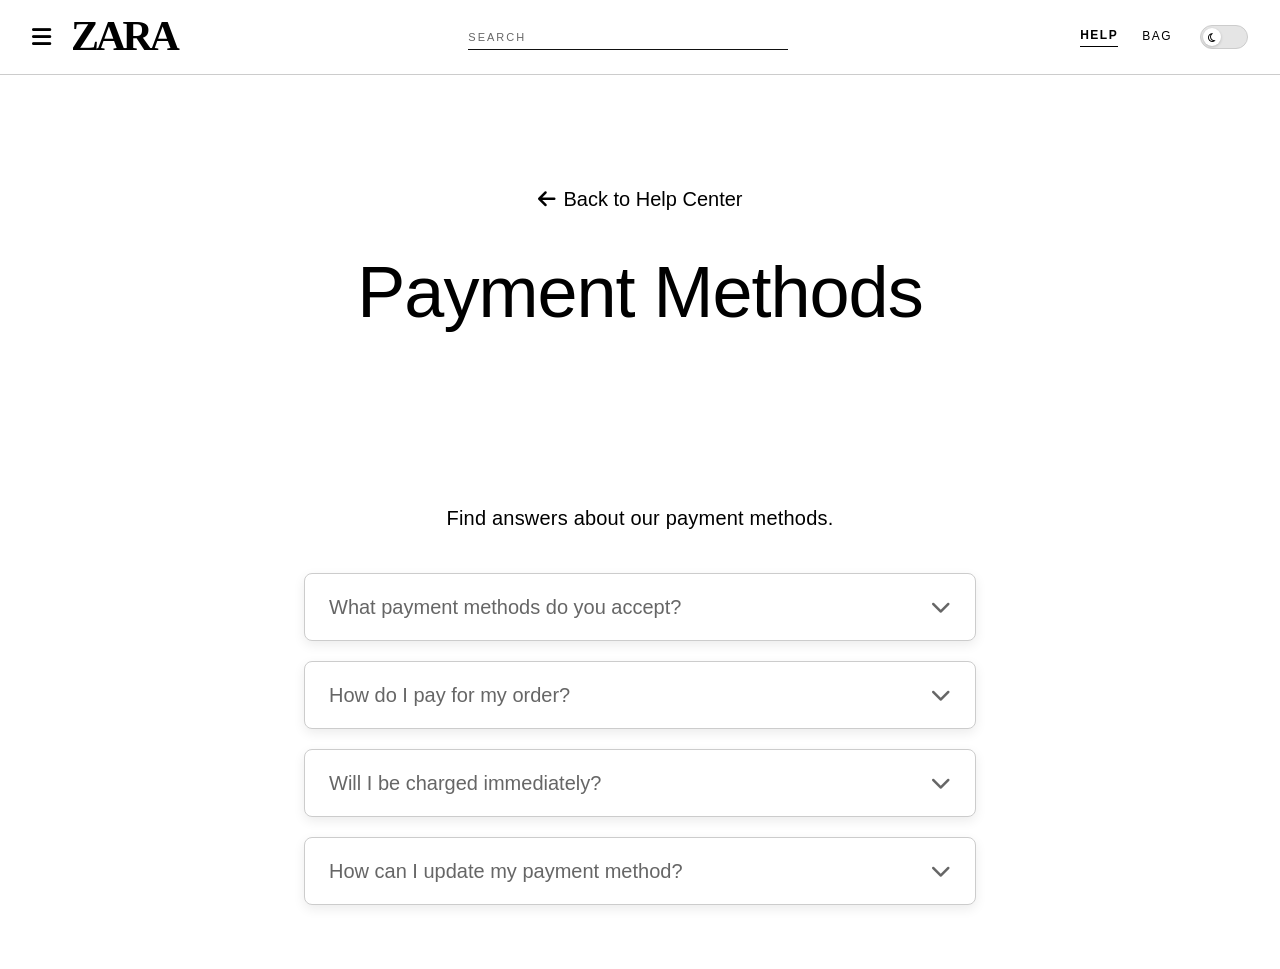
<file: help/payments.html>
<!DOCTYPE html>
<html lang="en">
<head>
  <meta http-equiv="X-UA-Compatible" content="IE=edge">
  <meta charset="UTF-8">
  <meta name="viewport" content="width=device-width, initial-scale=1.0">
  <title>ZARA Official Website</title>
  <!-- Font Awesome Icons -->
  <link rel="stylesheet" href="https://cdnjs.cloudflare.com/ajax/libs/font-awesome/6.4.0/css/all.min.css">
  <link rel="stylesheet" href="../css/styles.css">
  <link rel="stylesheet" href="../css/account.css">
  
</head>
<body>

  <!-- Header Section -->
  <header class="header">
    <div class="header-left">
      <button id="menu-btn" class="menu-btn" aria-label="Open Navigation Menu">
        <i class="fa-solid fa-bars"></i>
      </button>
      <a href="../index.html" class="zara-logo">ZARA</a>
    </div>

    <!-- Centered Underlined Search Bar (Desktop) -->
    <div class="header-center">
      <div class="search-container">
        <input type="text" placeholder="Search" class="search-input" />
      </div>
    </div>

    <!-- Navigation Items & Dark Mode Switcher -->
    <div class="header-right">
      <nav class="nav-links desktop-only">
        <a href="index.html" class="active">Help</a>
        <a href="../bag_page.html">Bag</a>
      </nav>

      <!-- Mobile Icons -->
      <button class="mobile-only" aria-label="Search">
        <i class="fa-solid fa-magnifying-glass"></i>
      </button>
      <a href="../bag_page.html" class="mobile-only" aria-label="Shopping Bag">
        <i class="fa-solid fa-bag-shopping"></i>
      </a>

      <!-- Dark Mode Toggle Switch -->
      <button id="theme-toggle" class="theme-toggle-btn" aria-label="Toggle Dark Mode">
        <span class="toggle-thumb">
          <i id="theme-icon" class="fa-regular fa-moon"></i>
        </span>
      </button>
    </div>
  </header>

  <!-- Mobile Drawer Menu -->
  <div id="mobile-menu" class="mobile-menu-overlay">
    <div class="mobile-menu-drawer">
      <div>
        <div class="menu-heading">
          <span class="zara-logo drawer-logo">ZARA</span>
          <button id="close-menu-btn" class="menu-close" aria-label="Close menu">
            <i class="fa-solid fa-xmark"></i>
          </button>
        </div>
        <nav class="menu-navigation">
          <a href="../new_arrivals.html" class="menu-link">New</a>
          <a href="../women.html" class="menu-link">Woman</a>
          <a href="../women.html" class="menu-link" data-active="false">Man</a>
          <a href="../women.html" class="menu-link" data-active="false">Kids</a>
          <a href="../women.html" class="menu-link" data-active="false">Beauty</a>
          <a href="../new_arrivals.html" class="menu-link" data-active="false">Collections</a>
        </nav>
      </div>

      <div class="menu-footer">
        <a href="index.html">Help &amp; Support</a>
        <a href="../bag_page.html">Shopping Bag</a>
      </div>
    </div>
  </div>

  <!-- Hero Topic Section -->
  <section class="hero-topic">
    <div class="hero-overlay"></div>
    <div class="hero-content">
      <a href="index.html" class="back-link">
        <i class="fa-solid fa-arrow-left"></i>
        <span>Back to Help Center</span>
      </a>
      <h1 class="hero-title">Payment Methods</h1>
    </div>
  </section>

  <!-- Content & FAQ Cards Section -->
  <section class="section-container">
    <h2 class="section-subtitle">Find answers about our payment methods.</h2>

    <div class="faq-container">
      <div class="faq-item">
        <button class="faq-header">
          <span>What payment methods do you accept?</span>
          <i class="fa-solid fa-chevron-down"></i>
        </button>
        <div class="faq-body">
          We accept major credit and debit cards, PayPal, and other secure digital payment methods.
        </div>
      </div>

      <div class="faq-item">
        <button class="faq-header">
          <span>How do I pay for my order?</span>
          <i class="fa-solid fa-chevron-down"></i>
        </button>
        <div class="faq-body">
          You can complete your payment at checkout using a supported payment method. Your payment will be processed securely.
        </div>
      </div>

      <div class="faq-item">
        <button class="faq-header">
          <span>Will I be charged immediately?</span>
          <i class="fa-solid fa-chevron-down"></i>
        </button>
        <div class="faq-body">
          Your payment method will be charged when your order is placed. You will receive an email confirmation once the payment is completed.
        </div>
      </div>

      <div class="faq-item">
        <button class="faq-header">
          <span>How can I update my payment method?</span>
          <i class="fa-solid fa-chevron-down"></i>
        </button>
        <div class="faq-body">
          You can update your payment method in your account settings or at checkout before completing your order.
        </div>
      </div>
    </div>
  </section>

  <!-- Interactive JavaScript Logic -->
  <script src="../js/theme.js"></script>
  <script src="../js/help.js"></script>

</body>
</html>
</file>
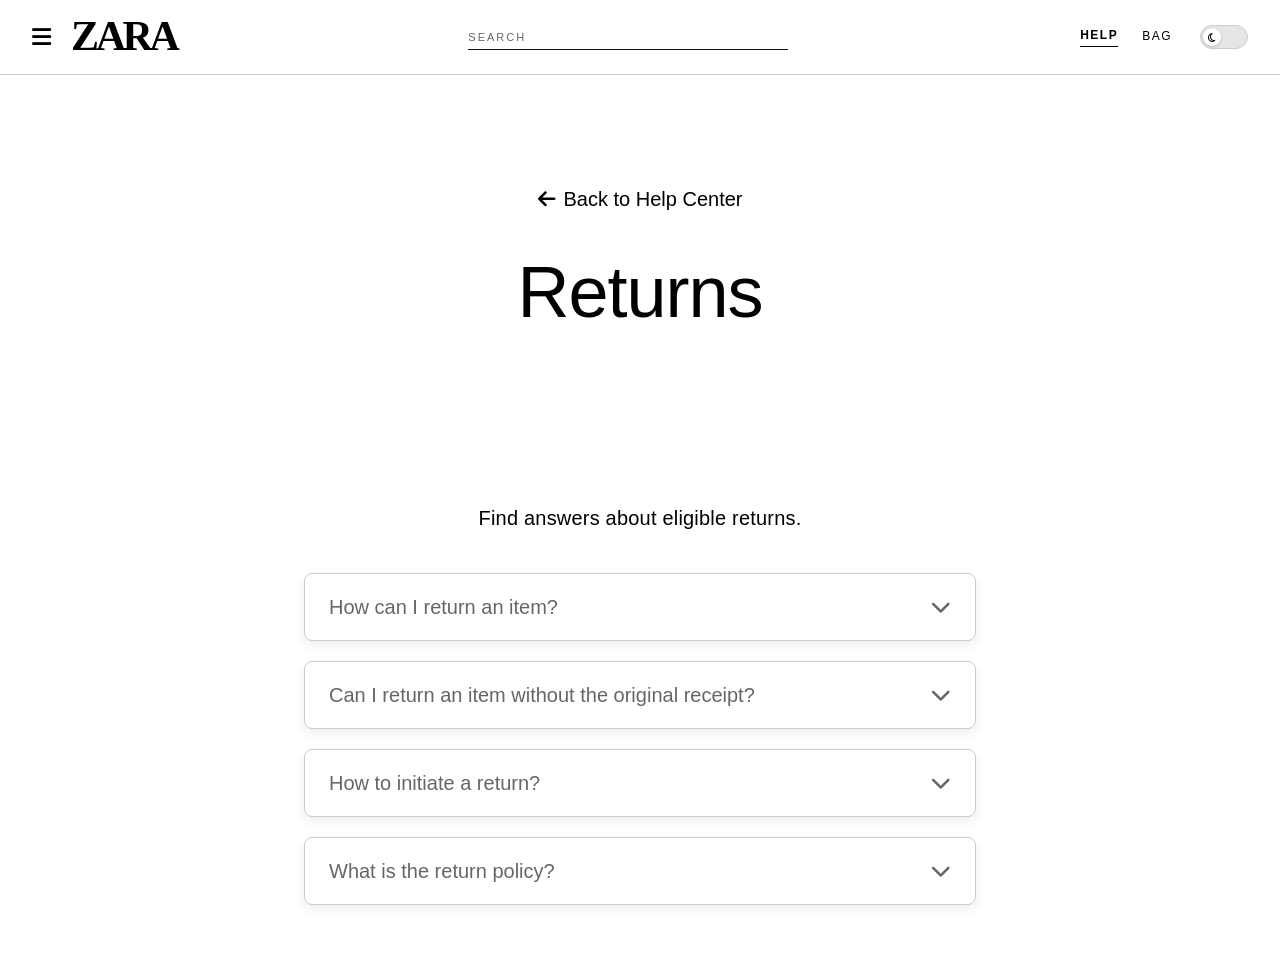
<file: help/returns.html>
<!DOCTYPE html>
<html lang="en">
<head>
  <meta http-equiv="X-UA-Compatible" content="IE=edge">
  <meta charset="UTF-8">
  <meta name="viewport" content="width=device-width, initial-scale=1.0">
  <title>ZARA Official Website</title>
  <!-- Font Awesome Icons -->
  <link rel="stylesheet" href="https://cdnjs.cloudflare.com/ajax/libs/font-awesome/6.4.0/css/all.min.css">
  <link rel="stylesheet" href="../css/styles.css">
  <link rel="stylesheet" href="../css/account.css">
  
</head>
<body>

  <!-- Header Section -->
  <header class="header">
    <div class="header-left">
      <button id="menu-btn" class="menu-btn" aria-label="Open Navigation Menu">
        <i class="fa-solid fa-bars"></i>
      </button>
      <a href="../index.html" class="zara-logo">ZARA</a>
    </div>

    <!-- Centered Underlined Search Bar (Desktop) -->
    <div class="header-center">
      <div class="search-container">
        <input type="text" placeholder="Search" class="search-input" />
      </div>
    </div>

    <!-- Navigation Items & Dark Mode Switcher -->
    <div class="header-right">
      <nav class="nav-links desktop-only">
        <a href="index.html" class="active">Help</a>
        <a href="../bag_page.html">Bag</a>
      </nav>

      <!-- Mobile Icons -->
      <button class="mobile-only" aria-label="Search">
        <i class="fa-solid fa-magnifying-glass"></i>
      </button>
      <a href="../bag_page.html" class="mobile-only" aria-label="Shopping Bag">
        <i class="fa-solid fa-bag-shopping"></i>
      </a>

      <!-- Dark Mode Toggle Switch -->
      <button id="theme-toggle" class="theme-toggle-btn" aria-label="Toggle Dark Mode">
        <span class="toggle-thumb">
          <i id="theme-icon" class="fa-regular fa-moon"></i>
        </span>
      </button>
    </div>
  </header>

  <!-- Mobile Drawer Menu -->
  <div id="mobile-menu" class="mobile-menu-overlay">
    <div class="mobile-menu-drawer">
      <div>
        <div class="menu-heading">
          <span class="zara-logo drawer-logo">ZARA</span>
          <button id="close-menu-btn" class="menu-close" aria-label="Close menu">
            <i class="fa-solid fa-xmark"></i>
          </button>
        </div>
        <nav class="menu-navigation">
          <a href="../new_arrivals.html" class="menu-link">New</a>
          <a href="../women.html" class="menu-link">Woman</a>
          <a href="../women.html" class="menu-link" data-active="false">Man</a>
          <a href="../women.html" class="menu-link" data-active="false">Kids</a>
          <a href="../women.html" class="menu-link" data-active="false">Beauty</a>
          <a href="../new_arrivals.html" class="menu-link" data-active="false">Collections</a>
        </nav>
      </div>

      <div class="menu-footer">
        <a href="index.html">Help &amp; Support</a>
        <a href="../bag_page.html">Shopping Bag</a>
      </div>
    </div>
  </div>

  <!-- Hero Topic Section -->
  <section class="hero-topic">
    <div class="hero-overlay"></div>
    <div class="hero-content">
      <a href="index.html" class="back-link">
        <i class="fa-solid fa-arrow-left"></i>
        <span>Back to Help Center</span>
      </a>
      <h1 class="hero-title">Returns</h1>
    </div>
  </section>

  <!-- Content & FAQ Cards Section -->
  <section class="section-container">
    <h2 class="section-subtitle">Find answers about eligible returns.</h2>

    <div class="faq-container">
      <div class="faq-item">
        <button class="faq-header">
          <span>How can I return an item?</span>
          <i class="fa-solid fa-chevron-down"></i>
        </button>
        <div class="faq-body">
          You can return an item within 30 days of purchase, provided it is in its original condition and packaging. Please visit our returns page for more details.
        </div>
      </div>

      <div class="faq-item">
        <button class="faq-header">
          <span>Can I return an item without the original receipt?</span>
          <i class="fa-solid fa-chevron-down"></i>
        </button>
        <div class="faq-body">
          Yes, you can return an item without the original receipt as long as it is within the 30-day return window and in its original condition. You may need to provide proof of purchase.
        </div>
      </div>

      <div class="faq-item">
        <button class="faq-header">
          <span>How to initiate a return?</span>
          <i class="fa-solid fa-chevron-down"></i>
        </button>
        <div class="faq-body">
          To initiate a return, visit our returns page, select the item you wish to return, and follow the instructions to generate a return label.
        </div>
      </div>

      <div class="faq-item">
        <button class="faq-header">
          <span>What is the return policy?</span>
          <i class="fa-solid fa-chevron-down"></i>
        </button>
        <div class="faq-body">
          Our return policy allows you to return items within 30 days of purchase, provided they are in their original condition and packaging.
        </div>
      </div>
    </div>
  </section>

  <!-- Interactive JavaScript Logic -->
  <script src="../js/theme.js"></script>
  <script src="../js/help.js"></script>

</body>
</html>
</file>
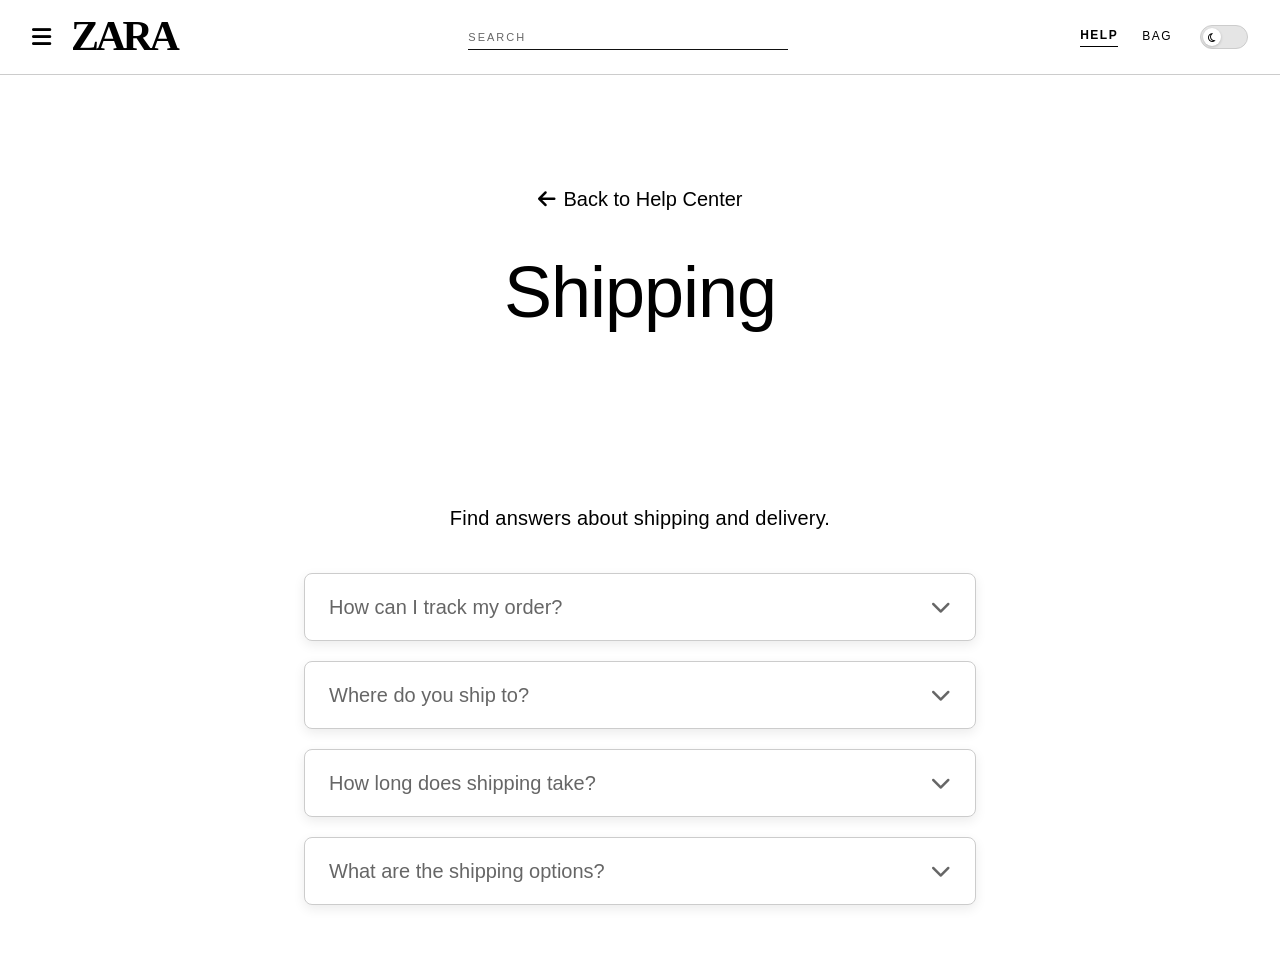
<file: help/shipping.html>
<!DOCTYPE html>
<html lang="en">
<head>
  <meta http-equiv="X-UA-Compatible" content="IE=edge">
  <meta charset="UTF-8">
  <meta name="viewport" content="width=device-width, initial-scale=1.0">
  <title>ZARA Official Website</title>
  <!-- Font Awesome Icons -->
  <link rel="stylesheet" href="https://cdnjs.cloudflare.com/ajax/libs/font-awesome/6.4.0/css/all.min.css">
  <link rel="stylesheet" href="../css/styles.css">
  <link rel="stylesheet" href="../css/account.css">
  
</head>
<body>

  <!-- Header Section -->
  <header class="header">
    <div class="header-left">
      <button id="menu-btn" class="menu-btn" aria-label="Open Navigation Menu">
        <i class="fa-solid fa-bars"></i>
      </button>
      <a href="../index.html" class="zara-logo">ZARA</a>
    </div>

    <!-- Centered Underlined Search Bar (Desktop) -->
    <div class="header-center">
      <div class="search-container">
        <input type="text" placeholder="Search" class="search-input" />
      </div>
    </div>

    <!-- Navigation Items & Dark Mode Switcher -->
    <div class="header-right">
      <nav class="nav-links desktop-only">
        <a href="index.html" class="active">Help</a>
        <a href="../bag_page.html">Bag</a>
      </nav>

      <!-- Mobile Icons -->
      <button class="mobile-only" aria-label="Search">
        <i class="fa-solid fa-magnifying-glass"></i>
      </button>
      <a href="../bag_page.html" class="mobile-only" aria-label="Shopping Bag">
        <i class="fa-solid fa-bag-shopping"></i>
      </a>

      <!-- Dark Mode Toggle Switch -->
      <button id="theme-toggle" class="theme-toggle-btn" aria-label="Toggle Dark Mode">
        <span class="toggle-thumb">
          <i id="theme-icon" class="fa-regular fa-moon"></i>
        </span>
      </button>
    </div>
  </header>

  <!-- Mobile Drawer Menu -->
  <div id="mobile-menu" class="mobile-menu-overlay">
    <div class="mobile-menu-drawer">
      <div>
        <div class="menu-heading">
          <span class="zara-logo drawer-logo">ZARA</span>
          <button id="close-menu-btn" class="menu-close" aria-label="Close menu">
            <i class="fa-solid fa-xmark"></i>
          </button>
        </div>
        <nav class="menu-navigation">
          <a href="../new_arrivals.html" class="menu-link">New</a>
          <a href="../women.html" class="menu-link">Woman</a>
          <a href="../women.html" class="menu-link" data-active="false">Man</a>
          <a href="../women.html" class="menu-link" data-active="false">Kids</a>
          <a href="../women.html" class="menu-link" data-active="false">Beauty</a>
          <a href="../new_arrivals.html" class="menu-link" data-active="false">Collections</a>
        </nav>
      </div>

      <div class="menu-footer">
        <a href="index.html">Help &amp; Support</a>
        <a href="../bag_page.html">Shopping Bag</a>
      </div>
    </div>
  </div>

  <!-- Hero Topic Section -->
  <section class="hero-topic">
    <div class="hero-overlay"></div>
    <div class="hero-content">
      <a href="index.html" class="back-link">
        <i class="fa-solid fa-arrow-left"></i>
        <span>Back to Help Center</span>
      </a>
      <h1 class="hero-title">Shipping</h1>
    </div>
  </section>

  <!-- Content & FAQ Cards Section -->
  <section class="section-container">
    <h2 class="section-subtitle">Find answers about shipping and delivery.</h2>

    <div class="faq-container">
      <div class="faq-item">
        <button class="faq-header">
          <span>How can I track my order?</span>
          <i class="fa-solid fa-chevron-down"></i>
        </button>
        <div class="faq-body">
          You can track your order by logging into your account and viewing the order details, where you will find the current status and estimated delivery date.
        </div>
      </div>

      <div class="faq-item">
        <button class="faq-header">
          <span>Where do you ship to?</span>
          <i class="fa-solid fa-chevron-down"></i>
        </button>
        <div class="faq-body">
          We only ship within the United States. Please check our shipping policy for a complete list of supported locations.
        </div>
      </div>

      <div class="faq-item">
        <button class="faq-header">
          <span>How long does shipping take?</span>
          <i class="fa-solid fa-chevron-down"></i>
        </button>
        <div class="faq-body">
          Standard shipping typically takes 3-5 business days, while express shipping can deliver your order within 1-2 business days. Delivery times may vary depending on your location.
        </div>
      </div>

      <div class="faq-item">
        <button class="faq-header">
          <span>What are the shipping options?</span>
          <i class="fa-solid fa-chevron-down"></i>
        </button>
        <div class="faq-body">
          We offer standard and express shipping options. Standard shipping is typically free for orders over a certain amount, while express shipping may incur an additional fee.
        </div>
      </div>
    </div>
  </section>

  <!-- Interactive JavaScript Logic -->
  <script src="../js/theme.js"></script>
  <script src="../js/help.js"></script>

</body>
</html>
</file>
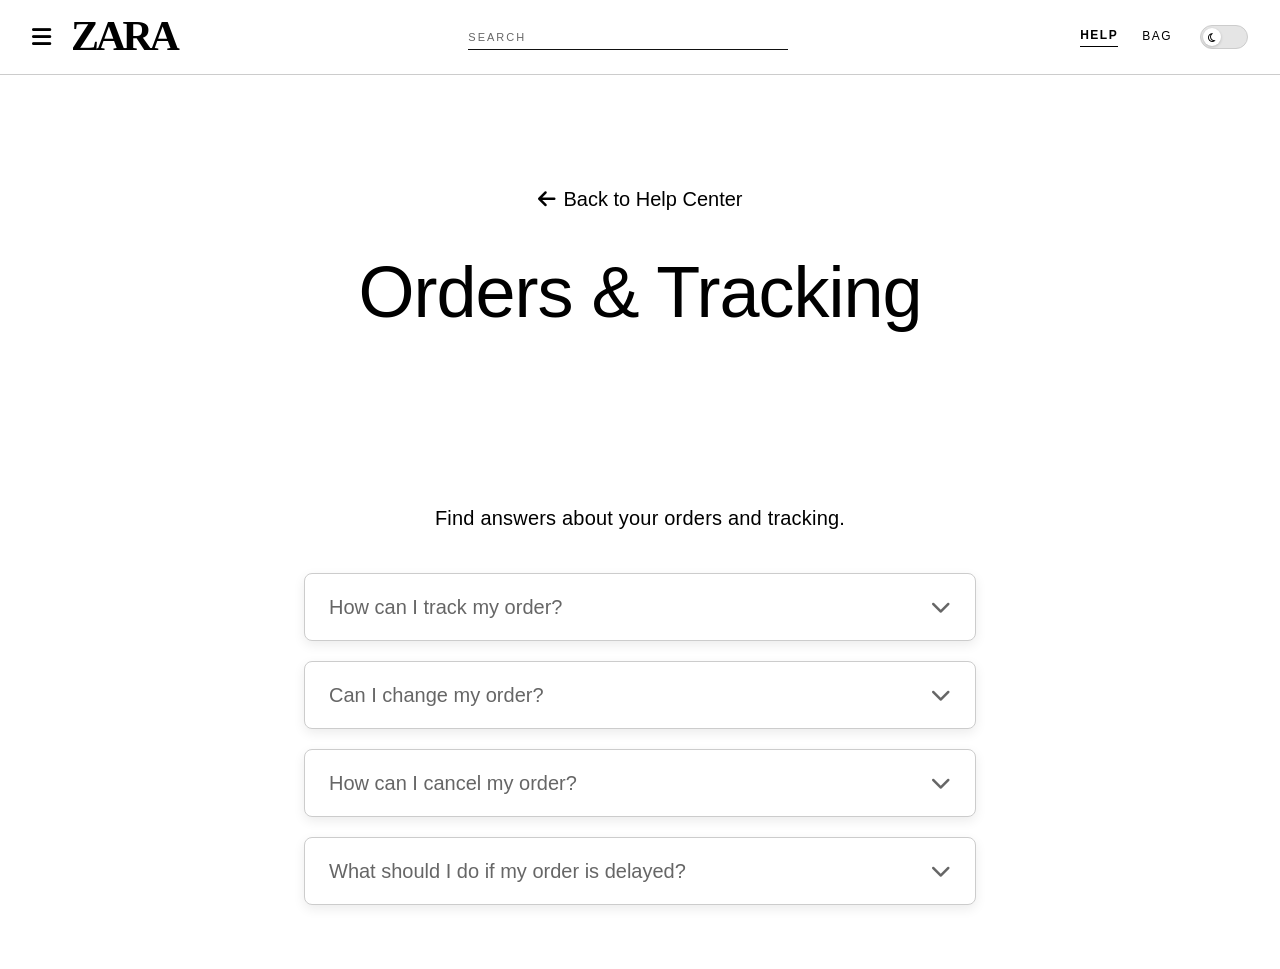
<file: help/tracking.html>
<!DOCTYPE html>
<html lang="en">
<head>
  <meta http-equiv="X-UA-Compatible" content="IE=edge">
  <meta charset="UTF-8">
  <meta name="viewport" content="width=device-width, initial-scale=1.0">
  <title>ZARA Official Website</title>
  <!-- Font Awesome Icons -->
  <link rel="stylesheet" href="https://cdnjs.cloudflare.com/ajax/libs/font-awesome/6.4.0/css/all.min.css">
  <link rel="stylesheet" href="../css/styles.css">
  <link rel="stylesheet" href="../css/account.css">
  
</head>
<body>

  <!-- Header Section -->
  <header class="header">
    <div class="header-left">
      <button id="menu-btn" class="menu-btn" aria-label="Open Navigation Menu">
        <i class="fa-solid fa-bars"></i>
      </button>
      <a href="../index.html" class="zara-logo">ZARA</a>
    </div>

    <!-- Centered Underlined Search Bar (Desktop) -->
    <div class="header-center">
      <div class="search-container">
        <input type="text" placeholder="Search" class="search-input" />
      </div>
    </div>

    <!-- Navigation Items & Dark Mode Switcher -->
    <div class="header-right">
      <nav class="nav-links desktop-only">
        <a href="index.html" class="active">Help</a>
        <a href="../bag_page.html">Bag</a>
      </nav>

      <!-- Mobile Icons -->
      <button class="mobile-only" aria-label="Search">
        <i class="fa-solid fa-magnifying-glass"></i>
      </button>
      <a href="../bag_page.html" class="mobile-only" aria-label="Shopping Bag">
        <i class="fa-solid fa-bag-shopping"></i>
      </a>

      <!-- Dark Mode Toggle Switch -->
      <button id="theme-toggle" class="theme-toggle-btn" aria-label="Toggle Dark Mode">
        <span class="toggle-thumb">
          <i id="theme-icon" class="fa-regular fa-moon"></i>
        </span>
      </button>
    </div>
  </header>

  <!-- Mobile Drawer Menu -->
  <div id="mobile-menu" class="mobile-menu-overlay">
    <div class="mobile-menu-drawer">
      <div>
        <div class="menu-heading">
          <span class="zara-logo drawer-logo">ZARA</span>
          <button id="close-menu-btn" class="menu-close" aria-label="Close menu">
            <i class="fa-solid fa-xmark"></i>
          </button>
        </div>
        <nav class="menu-navigation">
          <a href="../new_arrivals.html" class="menu-link">New</a>
          <a href="../women.html" class="menu-link">Woman</a>
          <a href="../women.html" class="menu-link" data-active="false">Man</a>
          <a href="../women.html" class="menu-link" data-active="false">Kids</a>
          <a href="../women.html" class="menu-link" data-active="false">Beauty</a>
          <a href="../new_arrivals.html" class="menu-link" data-active="false">Collections</a>
        </nav>
      </div>

      <div class="menu-footer">
        <a href="index.html">Help &amp; Support</a>
        <a href="../bag_page.html">Shopping Bag</a>
      </div>
    </div>
  </div>

  <!-- Hero Topic Section -->
  <section class="hero-topic">
    <div class="hero-overlay"></div>
    <div class="hero-content">
      <a href="index.html" class="back-link">
        <i class="fa-solid fa-arrow-left"></i>
        <span>Back to Help Center</span>
      </a>
      <h1 class="hero-title">Orders & Tracking</h1>
    </div>
  </section>

  <!-- Content & FAQ Cards Section -->
  <section class="section-container">
    <h2 class="section-subtitle">Find answers about your orders and tracking.</h2>

    <div class="faq-container">
      <div class="faq-item">
        <button class="faq-header">
          <span>How can I track my order?</span>
          <i class="fa-solid fa-chevron-down"></i>
        </button>
        <div class="faq-body">
          You can track your order by logging into your account and viewing the order details, where you will find the current status and estimated delivery date.
        </div>
      </div>

      <div class="faq-item">
        <button class="faq-header">
          <span>Can I change my order?</span>
          <i class="fa-solid fa-chevron-down"></i>
        </button>
        <div class="faq-body">
          Yes, you can change your order before it is dispatched. Please contact customer support as soon as possible to request the change.
        </div>
      </div>

      <div class="faq-item">
        <button class="faq-header">
          <span>How can I cancel my order?</span>
          <i class="fa-solid fa-chevron-down"></i>
        </button>
        <div class="faq-body">
          You can cancel your order before it is dispatched by contacting customer support. Once an order has been dispatched, it cannot be canceled.
        </div>
      </div>

      <div class="faq-item">
        <button class="faq-header">
          <span>What should I do if my order is delayed?</span>
          <i class="fa-solid fa-chevron-down"></i>
        </button>
        <div class="faq-body">
          If your order is delayed, please check the tracking information in your account for the latest status. If the delay persists, contact customer support for further assistance.
        </div>
      </div>
    </div>
  </section>

  <!-- Interactive JavaScript Logic -->
  <script src="../js/theme.js"></script>
  <script src="../js/help.js"></script>

</body>
</html>
</file>
<file: css/styles.css>
/* Shared theme and browser defaults */
:root {
  color-scheme: light;
  --background-color: #fff;
  --text-color: #000;
  --muted-color: #737373;
  --active-color: #525252;
  --surface-color: #e5e5e5;
  --border-color: #e5e5e5;
  --header-background: rgba(255, 255, 255, 0.9);
  --serif-font: 'Didot', 'Bodoni MT', 'Cinzel', 'Georgia', serif;
}
html.dark {
  color-scheme: dark;
  --background-color: #171717;
  --text-color: #fff;
  --muted-color: #a3a3a3;
  --active-color: #d4d4d4;
  --surface-color: #262626;
  --border-color: #262626;
  --header-background: rgba(23, 23, 23, 0.9);
}
* { box-sizing: border-box; margin: 0; padding: 0; }
html { height: 100%; scroll-behavior: smooth; }
body {
  min-height: 100%;
  display: flex;
  flex-direction: column;
  font-family: 'Inter', 'Helvetica Neue', 'Arial', sans-serif;
  line-height: 1.5;
  background: var(--background-color);
  color: var(--text-color);
  transition: background-color 300ms, color 300ms;
}
a { color: inherit; text-decoration: none; }
button, input { font: inherit; color: inherit; }
button { background: transparent; border: 0; cursor: pointer; }
img, svg { display: block; }
h2 { font-size: inherit; font-weight: inherit; }
:focus-visible { outline: 2px solid currentColor; outline-offset: 4px; }
body.menu-open { overflow: hidden; }

/* Shared page footer */
.site-footer {
  width: 100%;
  margin-top: auto;
}
.site-footer > div {
  display: grid;
  grid-template-columns: repeat(2, minmax(0, 1fr));
  align-items: center;
  gap: 12px;
  padding: 16px;
  background: var(--background-color);
  color: var(--text-color);
  font-family: var(--serif-font);
  font-size: 0.875rem;
  line-height: 1.4;
  text-align: center;
  text-transform: uppercase;
}
.site-footer a { display: block; }
.site-footer a:hover { font-weight: 700; }

@media (max-width: 767px) {
  .site-footer a:last-child { grid-column: 1 / -1; }
}

/* Header */
.site-header {
  width: 100%;
  padding: 20px 16px;
  display: flex;
  align-items: center;
  justify-content: space-between;
  gap: 16px;
  position: sticky;
  top: 0;
  z-index: 50;
  border-bottom: 1px solid transparent;
  background: var(--header-background);
  backdrop-filter: blur(12px);
}
.header-brand, .header-actions { display: flex; align-items: center; gap: 16px; flex-shrink: 0; }
.menu-button, .mobile-action { padding: 4px; transition: opacity 150ms; }
.menu-button:hover, .mobile-action:hover { opacity: 0.7; }
.menu-icon { width: 28px; height: 28px; stroke: currentColor; stroke-width: 1.5; }
.zara-logo {
  font-family: var(--serif-font);
  font-size: 1.875rem;
  font-weight: 900;
  letter-spacing: -0.08em;
  line-height: 1;
  text-transform: uppercase;
  user-select: none;
}
.header-search, .header-links { display: none; }
.header-search { flex: 1; min-width: 0; max-width: 320px; margin-inline: 16px; }
.search-field { width: 100%; }
.search-input {
  width: 100%;
  padding: 4px 0;
  border: 0;
  border-bottom: 1px solid currentColor;
  background: transparent;
  font-size: 0.75rem;
  line-height: 1rem;
  letter-spacing: 0.1em;
  text-transform: uppercase;
}
.search-input::placeholder { color: var(--muted-color); opacity: 1; }
.search-input:focus::placeholder { color: transparent; }
.header-actions { font-size: 0.75rem; letter-spacing: 0.025em; }
.header-links { align-items: center; gap: 24px; }
.header-link { text-transform: uppercase; letter-spacing: 0.05em; }
.header-link:hover { text-decoration: underline; }
.header-link[aria-current="page"],
.menu-link[aria-current="page"],
.menu-footer a[aria-current="page"],
.zara-logo[aria-current="page"] {
  color: var(--active-color);
  text-decoration: underline;
  text-decoration-thickness: 1px;
  text-underline-offset: 4px;
}
.zara-logo[aria-current="page"] { text-decoration: none; }

.mobile-action { font-size: 1.125rem; line-height: 1.75rem; }
.theme-toggle {
  width: 48px;
  height: 24px;
  padding: 1px;
  display: flex;
  align-items: center;
  border: 1px solid #d4d4d4;
  border-radius: 999px;
  background: #e5e5e5;
  transition: background-color 300ms, border-color 300ms;
}
.theme-toggle-thumb {
  width: 20px;
  height: 20px;
  display: flex;
  align-items: center;
  justify-content: center;
  border-radius: 50%;
  background: #fff;
  color: #262626;
  font-size: 0.75rem;
  box-shadow: 0 4px 6px -1px rgb(0 0 0 / 0.1);
  transition: transform 300ms, background-color 300ms;
}
.theme-icon-dark { display: none; }
.dark .theme-toggle { background: #404040; border-color: #525252; }
.dark .theme-toggle-thumb { transform: translateX(24px); background: #171717; color: #e5e5e5; }
.dark .theme-icon-light { display: none; }
.dark .theme-icon-dark { display: block; }

/* Navigation drawer */
.menu-overlay {
  position: fixed;
  inset: 0;
  z-index: 100;
  background: rgb(0 0 0 / 0.5);
  visibility: hidden;
  opacity: 0;
  transition: opacity 300ms, visibility 300ms;
}
.menu-overlay.is-open { visibility: visible; opacity: 1; }
.menu-drawer {
  width: 80%;
  max-width: 384px;
  height: 100%;
  padding: 32px;
  display: flex;
  flex-direction: column;
  justify-content: space-between;
  gap: 32px;
  overflow-y: auto;
  background: var(--background-color);
  box-shadow: 0 25px 50px -12px rgb(0 0 0 / 0.25);
  transform: translateX(-100%);
  transition: transform 300ms;
}
.is-open .menu-drawer { transform: translateX(0); }
.menu-heading { display: flex; justify-content: space-between; align-items: center; margin-bottom: 40px; }
.menu-close { padding: 8px; font-size: 1.25rem; }
.menu-navigation, .menu-footer { display: flex; flex-direction: column; text-transform: uppercase; }
.menu-navigation { gap: 24px; font-size: 0.875rem; font-weight: 300; letter-spacing: 0.1em; }
.menu-link:hover { font-weight: 600; }
.menu-footer { padding-top: 24px; border-top: 1px solid var(--border-color); gap: 12px; font-size: 0.75rem; letter-spacing: 0.05em; color: var(--muted-color); }

@media (min-width: 768px) {
  .site-header { padding-inline: 32px; }
  .header-brand { gap: 24px; }
  .zara-logo { font-size: 3rem; }
  .header-actions { gap: 32px; }
  .header-search, .header-links { display: flex; }
  .mobile-action { display: none; }
  .site-footer > div { grid-template-columns: repeat(3, max-content); justify-content: center; gap: 28px; }
}
.drawer-logo { font-size: 1.875rem; font-weight: 700; }

@media (prefers-reduced-motion: reduce) {
  html { scroll-behavior: auto; }
  *, *::before, *::after { transition: none !important; }
}
</file>
<file: css/help.css>
/* CSS VARIABLES & THEME SETUP */
:root {
  --bg-primary: #ffffff;
  --bg-header: rgba(255, 255, 255, 0.95);
  --text-primary: #000000;
  --text-muted: #666666;
  --border-color: #000000;
  --input-border: #111111;
  --card-bg: #ffffff;
  --card-border: #eeeeee;
  --card-shadow: 0 4px 20px rgba(255, 0, 0, 0.05);
  --card-hover-shadow: inset 0 7px 30px rgba(109, 114, 255, 0.399);
  --toggle-bg: #e5e5e5;
  --toggle-border: #cccccc;
  --hero-overlay-bg: rgba(255, 255, 255, 0.65);
  --faq-bg: #fdfdfd;
  --transition-speed: 0.3s;
}

[data-theme="dark"] {
  --bg-primary: #121212;
  --bg-header: rgba(18, 18, 18, 0.95);
  --text-primary: #ffffff;
  --text-muted: #aaaaaa;
  --border-color: #ffffff;
  --input-border: #ffffff;
  --card-bg: #1e1e1e;
  --card-border: #333333;
  --card-shadow: 0 4px 20px rgba(0, 0, 0, 0.3);
  --card-hover-shadow: 0 8px 30px rgba(0, 0, 0, 0.5);
  --toggle-bg: #333333;
  --toggle-border: #555555;
  --hero-overlay-bg: rgba(18, 18, 18, 0.75);
  --faq-bg: #1a1a1a;
}

/* GLOBAL RESET & BASE STYLES */
* {
  box-sizing: border-box;
  margin: 0;
  padding: 0;
}

html, body {
  min-height: 100%;
  font-family: 'Helvetica Neue', Arial, 'Inter', sans-serif;
  background-color: var(--bg-primary);
  color: var(--text-primary);
  transition: background-color var(--transition-speed) ease, color var(--transition-speed) ease;
  scroll-behavior: smooth;
}

body {
  display: flex;
  flex-direction: column;
  min-height: 100vh;
}

a {
  color: inherit;
  text-decoration: none;
}

button {
  background: none;
  border: none;
  cursor: pointer;
  color: inherit;
  font-family: inherit;
}


 /* HEADER & NAVIGATION */

.header {
  position: sticky;
  top: 0;
  z-index: 100;
  display: flex;
  align-items: center;
  justify-content: space-between;
  padding: 16px 20px;
  background-color: var(--bg-header);
  backdrop-filter: blur(8px);
  border-bottom: 1px solid var(--card-border);
}

.header-left {
  display: flex;
  align-items: center;
  gap: 20px;
}

.menu-btn {
  font-size: 1.375rem;
  display: flex;
  align-items: center;
  justify-content: center;
  transition: opacity 0.2s;
}

.menu-btn:hover {
  opacity: 0.7;
}

.zara-logo {
  font-family: 'Didot', 'Bodoni MT', 'Cinzel', serif;
  font-size: 2rem;
  font-weight: 900;
  letter-spacing: -0.08em;
  text-transform: uppercase;
  line-height: 0.8;
  user-select: none;
}

.header-center {
  flex: 1;
  max-width: 320px;
  margin: 0 32px;
  display: none;
  justify-content: center;
}

.search-container {
  width: 100%;
}

.search-input {
  width: 100%;
  border: none;
  border-bottom: 1px solid var(--input-border);
  background: transparent;
  outline: none;
  font-size: 0.6875rem;
  padding-bottom: 4px;
  text-transform: uppercase;
  letter-spacing: 2px;
  color: var(--text-primary);
  transition: border-color var(--transition-speed) ease;
}

.search-input::placeholder {
  color: var(--text-muted);
}

.header-right {
  display: flex;
  align-items: center;
  gap: 16px;
}

.nav-links {
  display: none;
  align-items: center;
  gap: 24px;
  font-size: 0.75rem;
  letter-spacing: 1.5px;
  text-transform: uppercase;
}

.nav-links a {
  position: relative;
  padding-bottom: 2px;
}

.nav-links a.active {
  font-weight: bold;
  border-bottom: 1px solid var(--text-primary);
}

.nav-links a:hover {
  text-decoration: underline;
}

/* Dark Mode Switch Button */
.theme-toggle-btn {
  width: 48px;
  height: 24px;
  background-color: var(--toggle-bg);
  border: 1px solid var(--toggle-border);
  border-radius: 12px;
  padding: 2px;
  display: flex;
  align-items: center;
  justify-content: flex-start;
  transition: background-color var(--transition-speed) ease, justify-content var(--transition-speed) ease;
}

[data-theme="dark"] .theme-toggle-btn {
  justify-content: flex-end;
}

.toggle-thumb {
  width: 18px;
  height: 18px;
  background-color: var(--bg-primary);
  border-radius: 50%;
  display: flex;
  align-items: center;
  justify-content: center;
  font-size: 0.625rem;
  box-shadow: 0 1px 3px rgba(0, 0, 0, 0.2);
}

.mobile-only {
  display: block;
}

/* HERO HELP SECTION */
.hero-help {
  position: relative;
  width: 100%;
  height: 300px;
  display: flex;
  flex-direction: column;
  align-items: center;
  justify-content: center;
  background-image: url('https://images.unsplash.com/photo-1515886657613-9f3515b0c78f?q=80&w=1920&auto=format&fit=crop');
  background-size: cover;
  background-position: center 25%;
  overflow: hidden;
}

.hero-help-overlay {
  position: absolute;
  inset: 0;
  background-color: var(--hero-overlay-bg);
  backdrop-filter: blur(3px);
  transition: background-color var(--transition-speed) ease;
}

.hero-help-content {
  position: relative;
  z-index: 10;
  text-align: center;
  width: 90%;
  max-width: 600px;
  display: flex;
  flex-direction: column;
  align-items: center;
}

.hero-title {
  font-family: 'Didot', 'Bodoni MT', 'Cinzel', serif;
  font-size: 2.75rem;
  font-weight: 400;
  letter-spacing: -1px;
  margin-bottom: 24px;
  color: var(--text-primary);
}

.help-search-container {
  width: 100%;
  max-width: 420px;
  position: relative;
}

.help-search-input {
  width: 100%;
  border: none;
  border-bottom: 1.5px solid var(--text-primary);
  background: transparent;
  outline: none;
  font-size: 0.875rem;
  padding: 8px 12px;
  text-align: center;
  letter-spacing: 1px;
  color: var(--text-primary);
  transition: border-color var(--transition-speed) ease;
}

.help-search-input::placeholder {
  color: var(--text-muted);
  font-style: normal;
}

/* HELP TOPICS SECTION */
.section-container {
  max-width: 1200px;
  margin: 0 auto;
  padding: 40px 20px;
  width: 100%;
}

.section-title {
  text-align: center;
  font-size: 1.25rem;
  font-weight: 400;
  letter-spacing: 0.5px;
  margin-bottom: 40px;
  color: var(--text-primary);
}

.topics-grid {
  display: grid;
  grid-template-columns: 1fr;
  gap: 16px;
}

.topic-card {
  background-color: var(--card-bg);
  border: 1px solid var(--card-border);
  border-radius: 2px;
  height: 120px;
  display: flex;
  align-items: center;
  justify-content: center;
  text-align: center;
  padding: 24px;
  box-shadow: var(--card-shadow);
  transition: transform var(--transition-speed) ease, box-shadow var(--transition-speed) ease, border-color var(--transition-speed) ease;
  cursor: pointer;
}

.topic-card:hover {
  transform: translateY(-4px);
  box-shadow: var(--card-hover-shadow);
  border-color: var(--text-primary);
}

.topic-card h3 {
  font-size: 1.125rem;
  font-weight: 400;
  letter-spacing: 0.5px;
  color: var(--text-primary);
}

/* FREQUENTLY ASKED QUESTIONS (FAQ) SECTION */
.faq-container {
  max-width: 800px;
  margin: 0 auto;
  display: flex;
  flex-direction: column;
  gap: 16px;
}

.faq-item {
  background-color: var(--faq-bg);
  border: 1px solid var(--card-border);
  border-radius: 2px;
  overflow: hidden;
  transition: border-color var(--transition-speed) ease;
}

.faq-header {
  width: 100%;
  padding: 20px 24px;
  display: flex;
  justify-content: space-between;
  align-items: center;
  font-size: 0.9375rem;
  font-weight: 500;
  text-align: left;
  letter-spacing: 0.3px;
}

.faq-header i {
  font-size: 0.75rem;
  transition: transform 0.3s ease;
}

.faq-item.active .faq-header i {
  transform: rotate(180deg);
}

.faq-body {
  max-height: 0;
  overflow: hidden;
  padding: 0 24px;
  font-size: 0.875rem;
  line-height: 1.6;
  color: var(--text-muted);
  transition: max-height 0.3s ease, padding 0.3s ease;
}

.faq-item.active .faq-body {
  max-height: 200px;
  padding: 0 24px 20px 24px;
}

/* MOBILE DRAWER NAVIGATION */
.mobile-menu-overlay {
  position: fixed;
  inset: 0;
  background-color: rgba(0, 0, 0, 0.5);
  z-index: 200;
  opacity: 0;
  visibility: hidden;
  transition: opacity 0.3s ease, visibility 0.3s ease;
}

.mobile-menu-overlay.active {
  opacity: 1;
  visibility: visible;
}

.mobile-menu-drawer {
  width: 80%;
  max-width: 320px;
  height: 100%;
  background-color: var(--bg-primary);
  padding: 32px 24px;
  display: flex;
  flex-direction: column;
  justify-content: space-between;
  transform: translateX(-100%);
  transition: transform 0.3s ease;
}

.mobile-menu-overlay.active .mobile-menu-drawer {
  transform: translateX(0);
}

.drawer-header {
  display: flex;
  justify-content: space-between;
  align-items: center;
  margin-bottom: 32px;
}

.drawer-nav {
  display: flex;
  flex-direction: column;
  gap: 20px;
  font-size: 0.8125rem;
  letter-spacing: 2px;
  text-transform: uppercase;
}

.drawer-footer {
  padding-top: 24px;
  border-top: 1px solid var(--toggle-border);
  display: flex;
  flex-direction: column;
  gap: 12px;
  font-size: 0.6875rem;
  letter-spacing: 1px;
  text-transform: uppercase;
  color: var(--text-muted);
}

.desktop-only { display: none; }

/* Larger screens build on the mobile layout above. */
@media (min-width: 769px) {
  .header { padding: 20px 32px; }
  .zara-logo { font-size: 2.625rem; }
  .header-center, .nav-links.desktop-only { display: flex; }
  .mobile-only { display: none; }
  .header-right { gap: 28px; }
  .hero-help { height: 380px; }
  .hero-title { font-size: 4rem; }
  .section-container { padding: 56px 32px; }
  .topics-grid { grid-template-columns: repeat(2, 1fr); gap: 20px; }
  .topic-card { height: 160px; }
}
@media (min-width: 901px) {
  .topics-grid { grid-template-columns: repeat(3, 1fr); gap: 28px; }
}
</file>
<file: css/zara_landing.css>
/* Landing page editorial layout */
.landing-main {
  flex: 1;
  width: 100%;
  max-width: 1800px;
  margin-inline: auto;
  padding: 0 16px 24px;
  display: flex;
  flex-direction: column;
}
.hero { position: relative; flex: 1; min-height: 70vh; overflow: hidden; border-radius: 2px; background: var(--surface-color); }
.hero-image, .hero-gradient { position: absolute; inset: 0; width: 100%; height: 100%; }
.hero-image { object-fit: cover; object-position: center; filter: grayscale(1) contrast(1.25) brightness(0.95); }
.hero-image[hidden] { display: none; }
.hero-gradient { background: linear-gradient(to top, rgb(0 0 0 / 0.4), transparent, transparent); }
/* Keep the mobile call to action above the centered carousel controls. */
.hero-action { position: absolute; bottom: 96px; left: 24px; z-index: 20; }
.hero-cta {
  display: inline-block;
  padding: 16px 24px;
  border: 1px solid #262626;
  background: #000;
  color: #fff;
  font-family: var(--serif-font);
  font-size: 0.875rem;
  line-height: 1.25rem;
  letter-spacing: 0.025em;
  box-shadow: 0 25px 50px -12px rgb(0 0 0 / 0.25);
  transition: transform 200ms, background-color 200ms;
}
.hero-cta:hover { background: #171717; transform: scale(1.02); }
.carousel-controls { position: absolute; bottom: 42px; left: 50%; transform: translateX(-50%); z-index: 20; display: flex; align-items: center; gap: 14px; }
.carousel-indicators { display: flex; align-items: center; gap: 10px; }
.carousel-arrow { width: 36px; height: 36px; display: grid; place-items: center; border: 1px solid rgb(255 255 255 / 0.75); border-radius: 50%; background: rgb(0 0 0 / 0.45); color: #fff; font-size: 1.4rem; }
.carousel-arrow:hover { background: #000; }
.carousel-dot { width: 10px; height: 10px; border-radius: 50%; background: rgb(255 255 255 / 0.6); transition: background-color 150ms; }
.carousel-dot:hover { background: #fff; }
.carousel-dot.is-active { background: #000; box-shadow: 0 0 0 2px #fff; }
.collection-section { width: 100%; max-width: 1800px; margin-inline: auto; padding: 48px 16px; border-top: 1px solid var(--border-color); text-align: center; scroll-margin-top: 100px; }
.home-products-heading { display: flex; align-items: center; justify-content: space-between; margin: 48px 0 16px; text-align: left; }
.home-products-heading h3 { font-family: var(--serif-font); font-size: 1.25rem; }
.home-product-controls { display: flex; gap: 8px; }
.home-product-controls button { width: 36px; height: 36px; border: 1px solid var(--border-color); border-radius: 50%; font-size: 1.4rem; }
.home-product-carousel { display: grid; grid-auto-columns: minmax(220px, 25%); grid-auto-flow: column; gap: 20px; overflow-x: auto; scroll-snap-type: x mandatory; scrollbar-width: thin; text-align: left; }
.home-product-card { min-width: 0; scroll-snap-align: start; }
.home-product-card a { display: block; }
.home-product-card img { display: block; width: 100%; aspect-ratio: 0.72; object-fit: cover; background: var(--surface-color); }
.home-product-name { margin-top: 10px; font-size: 0.875rem; }
.home-product-price { margin-top: 4px; color: var(--muted-color); font-size: 0.8125rem; }
.home-view-all { display: inline-block; margin-top: 28px; text-decoration: underline; font-size: 0.875rem; }
.collection-eyebrow { margin-bottom: 8px; font-size: 0.75rem; line-height: 1rem; text-transform: uppercase; letter-spacing: 0.3em; color: var(--muted-color); }
.collection-title { font-family: var(--serif-font); font-size: 1.5rem; line-height: 2rem; letter-spacing: -0.025em; }

@media (min-width: 768px) {
  .landing-main { padding-inline: 32px; }
  .hero { min-height: 82vh; }
  .hero-action { bottom: 64px; left: 56px; }
  .hero-cta { padding: 20px 36px; font-size: 1rem; line-height: 1.5rem; }
  .collection-section { padding-inline: 32px; }
  .collection-title { font-size: 2.25rem; line-height: 2.5rem; }
}

@media (max-width: 767px) {
  .carousel-controls { display: none; }
  .home-product-carousel { grid-auto-columns: minmax(70%, 1fr); }
}

footer {
  bottom: 0;
  width: 100%;
}
/* These currently appear to blended in with the backround it would be beneficial to conider some sort of seperation  
  I think we could also make the footer and header buttons more "button-like" and less text-link-like.*/
.site-footer div{
  background-color: var(--background-color);
  color: var(--text-color);
  padding: 16px;
  text-align: center;
  display: grid;
  grid-template-columns: repeat(2, minmax(0, 1fr));
  align-items: center;
  gap: 12px;
  font-family: var(--serif-font);
  font-size: 0.875rem;
  line-height: 1.4;
  text-transform: uppercase;
}

.site-footer a { display: block; }

@media (min-width: 768px) {
  .site-footer div { grid-template-columns: repeat(3, max-content); justify-content: center; gap: 28px; }
}

.site-footer div a:hover {
  font-weight: bold;
}
</file>
<file: css/search.css>
/* Shared by the main header and the existing Help headers. */
.product-search-field {
  position: relative;
  width: 100%;
}

.product-search-results[hidden] {
  display: none;
}

.product-search-results {
  position: absolute;
  top: calc(100% + 8px);
  left: 0;
  right: 0;
  max-height: min(360px, 60vh);
  overflow-y: auto;
  border: 1px solid var(--muted-color);
  background: var(--background-color);
  color: var(--text-color);
  box-shadow: 0 8px 20px rgb(0 0 0 / 0.12);
  z-index: 1;
  text-transform: none;
  letter-spacing: normal;
}

.product-search-status {
  padding: 12px 14px;
  font-size: 0.8125rem;
  color: var(--muted-color);
}

.product-search-results ul {
  list-style: none;
  margin: 0;
  padding: 0;
}

.product-search-results a {
  display: block;
  padding: 12px 14px;
  font-size: 0.9375rem;
  line-height: 1.4;
}

.product-search-results a:hover,
.product-search-results a:focus-visible {
  background: var(--surface-color);
  text-decoration: underline;
  outline-offset: -3px;
}

@media (max-width: 767px) {
  .product-search-panel.search-is-open {
    display: block;
    position: absolute;
    top: 100%;
    left: 0;
    right: 0;
    max-width: none;
    margin: 0;
    padding: 16px;
    background: var(--background-color);
    border-bottom: 1px solid var(--border-color);
  }

  .product-search-panel .search-input {
    font-size: 1rem;
  }
}

/* Help's existing mobile header includes 768px. */
@media (width: 768px) {
  .header-center.product-search-panel.search-is-open {
    display: block;
    position: absolute;
    top: 100%;
    left: 0;
    right: 0;
    max-width: none;
    margin: 0;
    padding: 16px;
    background: var(--background-color);
    border-bottom: 1px solid var(--border-color);
  }
}
</file>
<file: css/bag.css>
/* Bag-specific layout; shared navigation and theme live in styles.css. */
.dark body.bag-page {
  background: linear-gradient(135deg, #171717 0%, #22291f 55%, #171717 100%);
}

.bag-layout {
  font-family: 'DM Sans', 'Arial', sans-serif;
  width: 100%;
  max-width: 1440px;
  margin-inline: auto;
  padding: 24px 16px 40px;
  display: flex;
  flex-direction: column;
  align-items: start;
  gap: 24px;
}

.bag-products {
  min-width: 0;
  width: 100%;
}

.bag-heading {
  min-height: 63px;
  display: flex;
  justify-content: space-between;
  align-items: end;
  gap: 16px;
}

.bag-eyebrow {
  color: var(--muted-color);
  font-size: 0.6875rem;
  font-weight: 600;
  line-height: 1.03125rem;
  letter-spacing: 1.2px;
  text-transform: uppercase;
}

.bag-heading h1 {
  padding-top: 4px;
  font-size: 1.75rem;
  font-weight: 700;
  line-height: 2.625rem;
}

.bag-subtotal {
  color: var(--muted-color);
  font-size: 0.875rem;
  padding-bottom: 1px;
  white-space: nowrap;
}

.bag-subtotal strong {
  color: var(--text-color);
  font-weight: 400;
}

.bag-items {
  display: flex;
  flex-direction: column;
  gap: 12px;
  padding-top: 20px;
}

.bag-item {
  display: flex;
  min-height: 180px;
  border: 1px solid var(--border-color);
  border-radius: 12px;
  overflow: hidden;
  background: var(--background-color);
  box-shadow: 0 1px 3px rgb(0 0 0 / 0.1), 0 1px 2px rgb(0 0 0 / 0.06);
}

.product-photo {
  position: relative;
  width: 100px;
  flex-shrink: 0;
  background: var(--surface-color);
}

.product-photo img {
  width: 100px;
  height: 100%;
  min-height: 130px;
  object-fit: cover;
  font-size: 0.75rem;
  color: var(--text-color);
}

.product-details {
  flex: 1;
  min-width: 0;
  padding: 12px;
  display: flex;
  flex-direction: column;
  justify-content: space-between;
}

.product-heading {
  display: flex;
  justify-content: space-between;
  align-items: start;
  gap: 6px;
  flex-wrap: wrap;
}

.product-heading h2 {
  font-size: 1rem;
  font-weight: 700;
  line-height: 1.375rem;
}

.product-heading p {
  font-size: 0.8125rem;
  color: var(--muted-color);
  line-height: 1.21875rem;
  margin-top: 2px;
}

.product-heading h2+p {
  margin-top: 4px;
}

.product-price {
  font-size: 0.875rem;
  line-height: 1.3125rem;
  white-space: nowrap;
}

.product-actions {
  padding-top: 14px;
  display: flex;
  flex-wrap: wrap;
  justify-content: space-between;
  align-items: center;
  gap: 4px;
}

.quantity-control {
  display: flex;
  align-items: center;
  gap: 4px;
}

.quantity-control button {
  display: grid;
  place-items: center;
  width: 32px;
  height: 32px;
  border: 1px solid var(--text-color);
  border-radius: 6px;
  font-size: 0.9375rem;
  color: var(--muted-color);
}

.quantity-control button:hover {
  background: var(--surface-color);
}

.quantity-control button:disabled {
  opacity: 0.4;
  cursor: default;
}

.quantity {
  width: 24px;
  text-align: center;
  font-size: 0.875rem;
  font-weight: 700;
}

.remove-item {
  min-height: 32px;
  padding: 4px 10px;
  border: 1px solid currentColor;
  border-radius: 6px;
  background: #fff4f4;
  color: #a32121;
  font-size: 0.75rem;
}

.remove-item:hover {
  background: #ffe3e3;
}

.dark .remove-item {
  background: #321d1d;
  color: #ffb3b3;
}

.dark .remove-item:hover {
  background: #492626;
}

.shipping-note {
  padding-top: 20px;
  font-size: 0.8125rem;
}

.order-summary {
  display: flex;
  flex-direction: column;
  gap: 20px;
  padding: 20px;
  border: 1px solid var(--background-color);
  border-radius: 16px;
  box-shadow: 0 1px 2px rgb(0 0 0 / 0.07);
  width: 100%;
}

.order-summary h2 {
  font-size: 1.125rem;
  font-weight: 700;
  line-height: 1.6875rem;
}

.summary-details {
  display: flex;
  flex-direction: column;
  gap: 12px;
  font-size: 0.875rem;
}

.summary-details>div,
.summary-total {
  display: flex;
  align-items: center;
  justify-content: space-between;
  gap: 12px;
}

.summary-details dt {
  color: var(--muted-color);
}

.summary-details dd {
  font-weight: 600;
  text-align: right;
}

.summary-total {
  border-top: 1px solid var(--border-color);
  padding-top: 20px;
  font-size: 1rem;
  font-weight: 700;
}

.checkout-button {
  width: 100%;
  padding: 14px 12px;
  border-radius: 12px;
  background: #171717;
  color: white;
  font-size: 0.875rem;
  font-weight: 700;
  line-height: 1.3125rem;
}

.checkout-button:hover {
  background: #333;
}

.checkout-button:disabled {
  opacity: 0.4;
  cursor: default;
}

.dark .order-summary {
  background: #202020;
  border-color: var(--border-color);
}

.dark .checkout-button {
  background: #fff;
  color: #171717;
}

.checkout-notice {
  font-size: 0.8125rem;
  color: var(--muted-color);
}

.empty-bag {
  padding: 50px 0;
}

.empty-bag h2 {
  font-size: 1.5rem;
  font-weight: 700;
}

.empty-bag p {
  margin: 12px 0 24px;
  color: var(--muted-color);
}

.empty-bag a {
  text-decoration: underline;
}

.visually-hidden {
  position: absolute;
  width: 1px;
  height: 1px;
  padding: 0;
  margin: -1px;
  overflow: hidden;
  clip-path: inset(50%);
  white-space: nowrap;
}



/* Keep missing images tidy until product photos are supplied. */
.product-photo .product-image[hidden],
.product-image-placeholder[hidden] {
  display: none;
}

.product-image-placeholder {
  position: absolute;
  inset: 0;
  display: grid;
  place-items: center;
  padding: 12px;
  color: var(--active-color);
  font-size: 0.75rem;
  text-align: center;
}

/* Larger screens build on the mobile layout above. */
@media (min-width: 768px) {
  .bag-layout {
    display: grid;
    padding: 28px 24px 48px;
    grid-template-columns: minmax(0, 1fr) 280px;
  }

  .bag-products,
  .order-summary {
    width: auto;
  }

  .bag-items {
    padding-top: 28px;
  }

  .bag-item {
    min-height: var(--card-height, 164.5px);
  }

  .product-photo,
  .product-photo img {
    width: 130px;
  }

  .product-details {
    padding: 16px;
  }

  .product-heading {
    flex-wrap: nowrap;
    gap: 12px;
  }

  .product-heading h2 {
    font-size: 1.125rem;
    line-height: 1.6875rem;
  }

  .product-actions {
    gap: 12px;
  }

  .quantity-control button {
    width: 28px;
    height: 28px;
  }

  .quantity {
    width: 32px;
  }
}

@media (min-width: 1001px) {
  .bag-layout {
    padding: 35px 54px 60px 41px;
    grid-template-columns: minmax(0, 1fr) 318px;
    gap: 32px;
  }

  .order-summary {
    padding: 24px;
  }
}
</file>
<file: css/checkout.css>
.dark body.checkout-page {
  background-color: #171717;
  background-image: linear-gradient(315deg, #171717 0%, #22291f 55%, #171717 100%);
  /* background-repeat: no-repeat;  without the gradiants repeats and looks choppy on some screens, so we repeat it to fill the space  */
  background-size: cover;
  background-attachment: fixed;
}

.checkout-layout {
  width: 100%;
  max-width: 1200px;
  margin-inline: auto;
  padding: 24px 16px 64px;
}

.back-to-bag,
.edit-bag {
  display: inline-block;
  font-size: 0.8125rem;
  text-decoration: underline;
  text-underline-offset: 4px;
}

.checkout-layout h1 {
  margin: 24px 0 32px;
  font-family: var(--serif-font);
  font-size: 2.5rem;
  font-weight: 400;
}

.checkout-columns {
  display: grid;
  gap: 40px;
  align-items: start;
}

.checkout-sections {
  display: grid;
  gap: 36px;
  min-width: 0;
}

.checkout-layout h2,
.checkout-layout legend {
  font-family: var(--serif-font);
  font-size: 1.75rem;
  margin-bottom: 20px;
}

.checkout-layout fieldset {
  border: 0;
  min-width: 0;
}

.checkout-layout legend {
  padding: 0;
}

.checkout-fields {
  display: grid;
  gap: 20px;
}

.checkout-fields label {
  display: grid;
  gap: 8px;
  font-size: 0.875rem;
  font-weight: 600;
  min-width: 0;
}

.checkout-fields input {
  width: 100%;
  min-width: 0;
  height: 52px;
  padding: 12px 15px;
  border: 1px solid var(--border-color);
  background: var(--background-color);
  border-radius: 4px;
  font-weight: 400;
  transition: border-color 150ms;
}

.checkout-fields input:focus {
  border-color: var(--text-color);
}

.checkout-fields input::placeholder {
  color: var(--muted-color);
}

.field-pair {
  display: grid;
  grid-template-columns: repeat(2, minmax(0, 1fr));
  gap: 16px;
}

/* Form validation */

.checkout-layout {
  --field-error: #b42318;
  --field-success: #216e39;
}

.dark .checkout-layout {
  --field-error: #ffaaa3;
  --field-success: #8cdda4;
}

.checkout-fields input {
  scroll-margin-top: 120px;
}

.checkout-fields input.is-invalid {
  border-color: var(--field-error);
  outline-color: var(--field-error);
}

.checkout-fields input.is-valid {
  border-color: var(--field-success);
  outline-color: var(--field-success);
}

.field-message {
  min-height: 1.5em;
  font-size: 0.75rem;
  font-weight: 400;
}
/* When a .field-message comes immediately after an .is-valid element, make it the success/fail color. */
.is-invalid + .field-message {
  color: var(--field-error);
}

.is-valid + .field-message {
  color: var(--field-success);
}

/* Shipping and payment choices */

.checkout-choice {
  display: flex;
  align-items: center;
  gap: 12px;
  padding: 17px;
  min-height: 58px;
  border: 1px solid var(--border-color);
  margin-bottom: 8px;
  cursor: pointer;
  font-size: 0.8125rem;
  transition: background-color 150ms, border-color 150ms;
}

.checkout-choice:hover {
  background: var(--surface-color);
}

.checkout-choice:has(input:checked) {
  border-color: var(--text-color);
  background: var(--surface-color);
}

.checkout-choice input {
  width: 18px;
  height: 18px;
  flex-shrink: 0;
  accent-color: var(--text-color);
}

.dark .checkout-choice {
  background: var(--surface-color);
  border-color: #858585;
}

.dark .checkout-choice:hover {
  background: #333333;
}

.dark .checkout-choice:has(input:checked) {
  background: #3a3a3a;
  border-color: var(--text-color);
}

.checkout-choice strong,
.payment-wordmark {
  margin-left: auto;
  white-space: nowrap;
}

.payment-wordmark {
  font-size: 0.75rem;
  font-weight: 700;
}

.checkout-hint {
  color: var(--muted-color);
  font-size: 0.8125rem;
  margin: 12px 0 20px;
}

.payment-methods {
  margin-bottom: 32px;
}

.checkout-fields h3 {
  font-size: 1.0625rem;
  font-weight: 600;
}

.checkout-summary {
  background: var(--surface-color);
  border: 1px solid var(--border-color);
  border-radius: 10px;
  padding: 24px;
  min-width: 0;
}

.checkout-items {
  display: grid;
  gap: 16px;
  max-height: 320px;
  overflow-y: auto;
  margin-bottom: 16px;
}

.checkout-item {
  display: grid;
  grid-template-columns: 64px minmax(0, 1fr);
  align-items: start;
  gap: 14px;
  font-size: 0.8125rem;
}

.checkout-item-photo {
  width: 64px;
  height: 86px;
  display: grid;
  place-items: center;
  background: var(--background-color);
  text-align: center;
  font-size: 0.625rem;
  color: var(--muted-color);
}

.checkout-item-photo img {
  width: 64px;
  height: 86px;
  object-fit: cover;
}

.checkout-item h3 {
  font-size: 0.875rem;
  margin-bottom: 4px;
}

.checkout-item p {
  color: var(--active-color);
  margin-bottom: 4px;
}

.checkout-totals {
  display: grid;
  gap: 14px;
  margin: 24px 0;
  font-size: 0.875rem;
}

.checkout-totals>div {
  display: flex;
  justify-content: space-between;
  gap: 12px;
}

.checkout-totals dd {
  font-weight: 600;
  white-space: nowrap;
}

.checkout-total {
  padding-top: 20px;
  border-top: 1px solid var(--muted-color);
  font-weight: 700;
  font-size: 1.0625rem;
}

.purchase-button {
  width: 100%;
  display: flex;
  justify-content: center;
  align-items: center;
  gap: 10px;
  padding: 18px 12px;
  background: var(--text-color);
  color: var(--background-color);
  font-size: 0.875rem;
  transition: opacity 150ms;
}

.purchase-button:hover {
  opacity: 0.8;
}

.purchase-button:disabled {
  cursor: wait;
  opacity: 0.65;
}

#purchase-status {
  font-size: 0.8125rem;
  margin-top: 12px;
}

#empty-checkout a {
  text-decoration: underline;
}

.checkout-spinner {
  width: 18px;
  height: 18px;
  border: 2px solid currentColor;
  border-right-color: transparent;
  border-radius: 50%;
  animation: checkout-spin 700ms linear infinite;
  flex-shrink: 0;
}

.purchase-success {
  position: fixed;
  inset: 0;
  margin: auto;
  width: min(577px, calc(100% - 32px));
  max-height: calc(100dvh - 32px);
  overflow-y: auto;
  border: 0;
  padding: 20px 32px 30px;
  background: #777f5d;
  color: #000;
  text-align: center;
  font-family: var(--serif-font);
}

.purchase-success::backdrop {
  background: rgb(0 0 0 / 0.6);
}

.success-close {
  position: absolute;
  top: 12px;
  left: 20px;
  width: 44px;
  height: 44px;
  font-size: 2.75rem;
  line-height: 1;
}

.success-icon {
  margin: 0 auto;
}

.purchase-success h2 {
  font-size: clamp(3.5rem, 12vw, 6rem);
  line-height: 1.1;
  font-weight: 700;
}

.purchase-success p {
  margin: 12px 0 24px;
  font-size: 1.25rem;
  line-height: 1.3;
}

.success-actions {
  display: flex;
  flex-wrap: wrap;
  justify-content: center;
  gap: 16px;
}

.success-actions a {
  padding: 18px 22px;
  border-radius: 12px;
  background: #fff;
  color: #000;
  font-size: 1.25rem;
}

.success-actions a:last-child {
  background: #000;
  color: #fff;
}

.visually-hidden {
  position: absolute;
  width: 1px;
  height: 1px;
  overflow: hidden;
  clip-path: inset(50%);
  white-space: nowrap;
}

.checkout-layout [hidden],
.checkout-spinner[hidden] {
  display: none;
}

body:has(.purchase-success[open]) {
  overflow: hidden;
}

@keyframes checkout-spin {
  to {
    transform: rotate(360deg);
  }
}

@media (min-width: 900px) {
  .checkout-layout {
    padding: 32px 40px 80px;
  }

  .checkout-columns {
    grid-template-columns: minmax(0, 1.45fr) minmax(0, 1fr);
    gap: 64px;
  }

  .checkout-summary {
    position: sticky;
    top: 110px;
  }
}
</file>
<file: css/collection.css>
/* Shared layout for New Arrivals and the women's Jeans collection. */
.collection-main {
  width: calc(100% - 32px);
  margin-inline: auto;
  padding: 40px 0 60px;
}

.collection-heading {
  display: flex;
  align-items: start;
  justify-content: space-between;
  gap: 28px;
  flex-direction: column;
}

.collection-breadcrumb {
  font-size: 0.625rem;
  line-height: 0.9375rem;
  letter-spacing: 1.4px;
  text-transform: uppercase;
}

.collection-breadcrumb a:hover {
  text-decoration: underline;
}

.collection-heading h1 {
  margin-top: 16px;
  font-family: Georgia, 'Times New Roman', serif;
  font-size: clamp(2.75rem, 10vw, 4rem);
  font-weight: 400;
  line-height: 0.9;
  letter-spacing: -0.035em;
}

.collection-description {
  margin-top: 25px;
  max-width: 460px;
  font-family: Arial, Helvetica, sans-serif;
  font-size: 1rem;
  line-height: 1.45;
}

.collection-tools {
  display: flex;
  align-items: center;
  gap: 12px;
  padding-bottom: 4px;
  flex-shrink: 0;
  font-size: 0.6875rem;
  text-transform: uppercase;
  width: 100%;
  justify-content: space-between;
}

.collection-sort {
  display: flex;
  align-items: center;
  gap: 10px;
}

.sort-field {
  position: relative;
}

.sort-field select {
  width: 125px;
  padding: 7px 6px;
  border: 0;
  border-bottom: 1px solid #aaa;
  border-radius: 0;
  font: inherit;
  background: var(--background-color);
  color: var(--text-color);
  cursor: pointer;
}

.collection-grid {
  display: grid;
  grid-template-columns: 1fr;
  column-gap: 16px;
  row-gap: 40px;
  margin-top: 48px;
}

.catalog-card {
  min-width: 0;
  scroll-margin-top: 110px;
}

.catalog-photo {
  display: block;
  position: relative;
  aspect-ratio: 357.78 / 517.17;
  overflow: hidden;
  background: var(--surface-color);
}

.catalog-image {
  width: 100%;
  height: 100%;
  object-fit: cover;
}

.catalog-placeholder {
  position: absolute;
  inset: 0;
  display: grid;
  place-items: center;
  padding: 24px;
  color: var(--active-color);
  font-size: 0.8125rem;
  text-align: center;
}

.catalog-placeholder[hidden],
.catalog-image[hidden],
.catalog-badge[hidden] {
  display: none;
}

.catalog-badge {
  position: absolute;
  left: 8px;
  top: 8px;
  padding: 4px 6px;
  background: rgb(255 255 255 / 0.9);
  color: #000;
  font-size: 0.5rem;
  line-height: 0.84375rem;
  letter-spacing: 0.9px;
  text-transform: uppercase;
}

.catalog-details {
  position: relative;
  padding: 15px 36px 0 1px;
}

.catalog-details h2 {
  min-height: 24px;
}

.catalog-name {
  display: block;
  padding-top: 5px;
  font-size: 0.75rem;
  line-height: 1.0125rem;
  font-weight: 400;
  text-transform: capitalize;
}

.catalog-name:hover {
  text-decoration: underline;
}

.catalog-color {
  margin-top: 5px;
  font-size: 0.625rem;
  line-height: 0.9375rem;
  color: var(--muted-color);
}

.catalog-price {
  margin-top: 11px;
  font-size: 0.6875rem;
  line-height: 1.03125rem;
}

.catalog-add {
  position: absolute;
  right: 0;
  top: 13px;
  width: 32px;
  height: 32px;
  display: grid;
  place-items: center;
  border-radius: 4px;
  background: #c2c2c2;
  color: #000;
}

.catalog-add span {
  font-size: 1.375rem;
  line-height: 1;
}

.catalog-add:hover {
  background: #aaa;
}

.collection-status {
  position: fixed;
  bottom: 24px;
  left: 50%;
  transform: translateX(-50%);
  z-index: 60;
  max-width: calc(100% - 32px);
  padding: 12px 20px;
  border: 1px solid var(--border-color);
  background: var(--background-color);
  box-shadow: 0 4px 20px rgb(0 0 0 / 0.12);
  font-size: 0.8125rem;
}

.collection-status:empty {
  display: none;
}


/* Variant picker for the grid's Add to Bag buttons. */
.quick-add {
  margin: auto;
  width: min(440px, calc(100% - 32px));
  max-height: calc(100dvh - 32px);
  padding: 32px;
  border: 1px solid var(--border-color);
  color: var(--text-color);
  background: var(--background-color);
  overflow-y: auto;
}

.quick-add::backdrop {
  background: rgb(0 0 0 / 0.5);
}

.quick-add-heading {
  display: flex;
  justify-content: space-between;
  align-items: start;
  gap: 20px;
  margin-bottom: 24px;
}

.quick-add h2 {
  font-family: Georgia, 'Times New Roman', serif;
  font-size: 1.75rem;
  line-height: 1.1;
}

.quick-add-close {
  flex-shrink: 0;
  width: 32px;
  height: 32px;
  font-size: 1.5rem;
  line-height: 1;
}

.quick-add form {
  display: flex;
  flex-direction: column;
  gap: 16px;
}

.quick-add label {
  display: flex;
  flex-direction: column;
  gap: 6px;
  font-size: 0.8125rem;
}

.quick-add select {
  width: 100%;
  padding: 10px;
  border: 1px solid var(--border-color);
  background: var(--background-color);
  color: var(--text-color);
  font: inherit;
}

.quick-add-submit {
  padding: 14px;
  background: var(--text-color);
  color: var(--background-color);
  font-size: 0.8125rem;
}

.quick-add-message {
  font-size: 0.8125rem;
  color: var(--muted-color);
}

.quick-add-bag-link {
  text-align: center;
  text-decoration: underline;
  font-size: 0.8125rem;
}

/* Larger screens build on the mobile layout above. */
@media (min-width: 360px) {
  .collection-tools {
    gap: 36px;
  }

  .sort-field select {
    width: 139px;
  }

  .collection-grid {
    grid-template-columns: repeat(2, minmax(0, 1fr));
  }
}

@media (min-width: 768px) {
  .collection-main {
    width: min(1180px, calc(100% - 64px));
    padding: 72px 0 100px;
  }

  .collection-heading h1 {
    font-size: clamp(3.5rem, 6.4vw, 5.75rem);
  }

  .collection-description {
    font-size: 1.0625rem;
  }

  .collection-grid {
    grid-template-columns: repeat(3, minmax(0, 1fr));
    gap: 56px 28px;
  }

  .catalog-badge {
    top: 14px;
    left: 14px;
    padding: 5px 8px;
    font-size: 0.5625rem;
  }

  .catalog-add {
    width: 37px;
    height: 28px;
  }

  .catalog-details {
    padding-right: 48px;
  }
}

@media (min-width: 1001px) {
  .collection-heading {
    align-items: flex-end;
    flex-direction: row;
    gap: 32px;
  }

  .collection-tools {
    width: auto;
    justify-content: normal;
  }

  .collection-grid {
    gap: 96px 53.32px;
    margin-top: 84px;
  }
}
</file>
<file: css/bag-feedback.css>
.bag-feedback {
  margin: auto;
  /* ensures popup is centered, calc allows for this to work dynamically) */ 
  width: min(440px, calc(100% - 32px));
  /* again ensure centered on y-axis */ 
  max-height: calc(100dvh - 32px);
  overflow-y: auto;
  padding: 48px 24px 28px;
  border: 1px solid var(--border-color);
  background: var(--background-color);
  color: var(--text-color);
  text-align: center;
}


.bag-feedback[open] {
  animation: bag-popup-in 180ms ease-out;
}

.bag-feedback::backdrop {
  background: rgb(0 0 0 / 0.5);
}
/* just to make sure what needs to be hidden is hidden*/ 
.bag-feedback [hidden] {
  display: none !important;
}

.bag-feedback-close {
  position: absolute;
  right: 8px;
  top: 8px;
  width: 44px;
  height: 44px;
  font-size: 1.75rem;
}

.bag-feedback h2 {
  font-size: 1.625rem;
  line-height: 1.25;
}

.bag-feedback p {
  margin-top: 16px;
  font-size: 0.875rem;
}

#bag-feedback-item {
  color: var(--muted-color);
  overflow-wrap: anywhere;
}

.bag-feedback-spinner {
  display: block;
  width: 32px;
  height: 32px;
  margin: 0 auto 20px;
  border: 3px solid var(--surface-color);
  border-top-color: var(--text-color);
  border-radius: 50%;
  animation: bag-spin 800ms linear infinite;
}

.bag-feedback-actions {
  display: grid;
  gap: 12px;
  margin-top: 28px;
}

.bag-feedback-actions a,
.bag-feedback-actions button {
  padding: 12px;
  border: 1px solid var(--text-color);
  transition: background-color 160ms, color 160ms;
}

.bag-feedback-actions a {
  background: var(--text-color);
  color: var(--background-color);
}

.bag-feedback-actions button:hover {
  background: var(--surface-color);
}

.product-add:disabled,
.quick-add-submit:disabled {
  cursor: wait;
  opacity: 0.65;
}
@keyframes bag-spin {
  to {
    transform: rotate(360deg);
  }
}

@keyframes bag-popup-in {
  from {
    opacity: 0;
    transform: translateY(6px);
  }

  to {
    opacity: 1;
    transform: translateY(0);
  }
}
</file>
<file: css/product.css>
/* Product page: mobile first, with the Figma gallery beside the details on desktop. */
.product-page {
  width: 100%;
  max-width: 1440px;
  margin: 0 auto;
  padding: 24px 16px 48px;
}

.product-page [hidden] {
  display: none !important;
}

.product-layout {
  display: grid;
  gap: 32px;
}

.product-gallery {
  display: grid;
  grid-template-columns: 64px minmax(0, 1fr);
  gap: 12px;
  align-items: start;
}

.product-thumbnails {
  display: grid;
  gap: 12px;
}

.product-thumbnail {
  width: 100%;
  aspect-ratio: 106 / 126;
  border-radius: 5px;
  overflow: hidden;
}

.product-thumbnail>.product-placeholder {
  height: 100%;
}

.product-placeholder {
  display: flex;
  align-items: center;
  justify-content: center;
  padding: 8px;
  background: var(--surface-color);
  color: var(--active-color);
  text-align: center;
  font-size: 0.6875rem;
}

.product-photo {
  aspect-ratio: 544 / 689;
  border-radius: 5px;
  overflow: hidden;
  background: var(--surface-color);
}

.product-photo>* {
  width: 100%;
  height: 100%;
}

.product-photo .product-placeholder {
  font-size: 1rem;
}

.product-photo img,
.product-thumbnail img,
.recommended-photo img {
  width: 100%;
  height: 100%;
  object-fit: cover;
}

.product-thumbnail:disabled {
  cursor: default;
}

.product-information {
  min-width: 0;
}

.product-information h1 {
  font-size: clamp(1.625rem, 3vw, 2.5rem);
  line-height: 1.2;
}

.product-price {
  margin-top: 16px;
  font-size: clamp(1.5rem, 2.5vw, 2rem);
}
/* TODO: there is little seperation in light in dark mode so this need to be fixed */
.product-description {
  margin-top: 20px;
  color: var(--muted-color);
  max-width: 48ch;
}

.product-information fieldset {
  border: 0;
  min-width: 0;
  margin-top: 28px;
}

.product-information legend {
  margin-bottom: 12px;
  font-size: 0.875rem;
}

.product-options {
  display: flex;
  flex-wrap: wrap;
  gap: 12px;
}

.product-option {
  position: relative;
  cursor: pointer;
}

.product-option input {
  position: absolute;
  width: 1px;
  height: 1px;
  opacity: 0;
}

.product-option-visual {
  display: flex;
  align-items: center;
  justify-content: center;
  min-width: 48px;
  height: 45px;
  border: 1px solid var(--muted-color);
  font-size: 1.25rem;
}

#product-sizes .product-option:hover { background-color:rgba(188, 188, 188, 0.5); }

.product-option input:checked+span {
  border: 2px solid var(--text-color);
  background-color:rgba(188, 188, 188, 0.5);
}

.product-option input:checked+span {
  border: 2px solid var(--text-color);
}

.product-option input:focus-visible+span {
  outline: 2px solid var(--text-color);
  outline-offset: 4px;
}

.product-color-name {
  position: absolute;
  width: 1px;
  height: 1px;
  overflow: hidden;
  clip-path: inset(50%);
  white-space: nowrap;
}

.product-color .product-option-visual {
  min-width: 40px;
  width: 40px;
  height: 40px;
  border-radius: 50%;
  background: var(--swatch-color);
}

.product-color input:checked+span {
  outline: 1px solid var(--text-color);
  outline-offset: 3px;
}

.product-add {
  width: 100%;
  min-height: 56px;
  margin-top: 36px;
  padding: 12px;
  border-radius: 5px;
  background: var(--text-color);
  color: var(--background-color);
  font-size: 1.5rem;
}

.product-add:hover {
  opacity: 0.85;
}

.product-message {
  font-size: 0.875rem;
}

.product-message:not(:empty) {
  margin-top: 12px;
}

#product-bag-link,
#product-missing a {
  text-decoration: underline;
  text-underline-offset: 4px;
}

.product-details {
  margin-top: 38px;
  border-block: 1px solid var(--muted-color);
}

.product-details summary {
  padding: 10px 0;
  font-size: 1.5rem;
  cursor: pointer;
  display: flex;
  align-items: center;
  justify-content: space-between;
  list-style: none;
}

.product-details summary::-webkit-details-marker {
  display: none;
}

.product-details summary::after {
  content: '⌄';
  font-size: 1.25rem;
}

.product-details[open] summary::after {
  content: '⌃';
}

.product-details dl {
  padding: 4px 0 20px;
}

.product-detail-row {
  display: grid;
  grid-template-columns: minmax(0, 1fr) minmax(0, 1.9fr);
}

.product-detail-row dt,
.product-detail-row dd {
  padding: 16px;
  border: 1px solid var(--border-color);
  overflow-wrap: anywhere;
  white-space: pre-line;
}

.product-detail-row dt {
  background: var(--surface-color);
}

.product-recommendations {
  margin-top: 64px;
}

.product-recommendations h2 {
  font-size: 1.5rem;
  margin-bottom: 20px;
}

.recommended-products {
  display: flex;
  gap: 24px;
  overflow-x: auto;
  padding: 4px 4px 20px;
}

.recommended-product {
  flex: 0 0 160px;
}

.recommended-photo {
  height: 210px;
  background: var(--surface-color);
}

.recommended-photo .product-placeholder {
  height: 100%;
}

.recommended-product h3 {
  margin-top: 10px;
  font-size: 0.875rem;
  font-weight: 400;
}

.recommended-product p {
  margin-top: 4px;
  font-size: 0.875rem;
}

.recommended-product:hover h3 {
  text-decoration: underline;
}

@media (min-width: 768px) {
  .product-page {
    padding: 46px 32px 64px;
  }

  .product-layout {
    grid-template-columns: minmax(0, 1.15fr) minmax(0, 1fr);
    gap: 30px;
  }

  .product-gallery {
    grid-template-columns: minmax(64px, 106px) minmax(0, 1fr);
    gap: 26px;
  }

  .product-thumbnails {
    gap: 16px;
  }

  .product-placeholder {
    font-size: 0.8125rem;
  }

  .product-option-visual {
    min-width: 56px;
  }

  .product-color .product-option-visual {
    min-width: 40px;
  }

  .product-add {
    min-height: 71px;
  }

  .product-recommendations {
    margin-inline: 28px;
  }

  .recommended-products {
    gap: 58px;
  }

  .recommended-product {
    flex-basis: 188px;
  }

  .recommended-photo {
    height: 246px;
  }
}
</file>
<file: css/search-results.css>
.search-results-page {
  width: min(1180px, calc(100% - 32px));
  min-height: 60vh;
  margin-inline: auto;
  padding: 48px 0 72px;
}

.search-results-eyebrow {
  color: var(--muted-color);
  font-size: 0.6875rem;
  letter-spacing: 0.14em;
  text-transform: uppercase;
}

.search-results-page h1 {
  margin-top: 12px;
  font-family: var(--serif-font);
  font-size: clamp(2rem, 6vw, 3.5rem);
  font-weight: 400;
  line-height: 1.1;
}

.search-results-query {
  margin-top: 12px;
  color: var(--muted-color);
}

.search-results-status {
  margin-top: 28px;
  font-size: 0.875rem;
}

.search-results-grid {
  display: grid;
  grid-template-columns: repeat(2, minmax(0, 1fr));
  gap: 36px 16px;
  margin-top: 28px;
}

.search-result-product {
  display: flex;
  flex-direction: column;
}

.search-result-product img,
.search-result-placeholder {
  width: 100%;
  aspect-ratio: 0.72;
  object-fit: cover;
  background: var(--surface-color);
}

.search-result-placeholder {
  display: grid;
  place-items: center;
  padding: 16px;
  color: var(--active-color);
  font-size: 0.8125rem;
  text-align: center;
}

.search-result-name {
  margin-top: 12px;
  font-size: 0.8125rem;
}

.search-result-price {
  margin-top: 4px;
  color: var(--muted-color);
  font-size: 0.75rem;
}

.search-result-product:hover .search-result-name {
  text-decoration: underline;
  text-underline-offset: 3px;
}

.search-results-browse {
  display: inline-block;
  margin-top: 28px;
  text-decoration: underline;
  text-underline-offset: 4px;
}

@media (min-width: 768px) {
  .search-results-page {
    padding-top: 72px;
  }

  .search-results-grid {
    grid-template-columns: repeat(3, minmax(0, 1fr));
    gap: 56px 28px;
  }
}

@media (min-width: 1100px) {
  .search-results-grid {
    grid-template-columns: repeat(4, minmax(0, 1fr));
  }
}
</file>
<file: css/account.css>
/* CSS VARIABLES & THEME SETUP */
    :root {
      --bg-primary: #ffffff;
      --bg-header: rgba(255, 255, 255, 0.95);
      --text-primary: #000000;
      --text-muted: #666666;
      --border-color: #000000;
      --input-border: #111111;
      --card-bg: #ffffff;
      --card-border: #cccccc;
      --card-shadow: 0 4px 12px rgba(0, 0, 0, 0.08);
      --card-hover-shadow: inset 0 7px 30px rgba(109, 114, 255, 0.399);
      --toggle-bg: #e5e5e5;
      --toggle-border: #cccccc;
      --hero-overlay-bg: rgba(255, 255, 255, 0.65);
      --transition-speed: 0.3s;
    }

    [data-theme="dark"] {
      --bg-primary: #121212;
      --bg-header: rgba(18, 18, 18, 0.95);
      --text-primary: #ffffff;
      --text-muted: #aaaaaa;
      --border-color: #ffffff;
      --input-border: #ffffff;
      --card-bg: #1e1e1e;
      --card-border: #444444;
      --card-shadow: 0 4px 12px rgba(0, 0, 0, 0.35);
      --card-hover-shadow: 0 6px 18px rgba(0, 0, 0, 0.5);
      --toggle-bg: #333333;
      --toggle-border: #555555;
      --hero-overlay-bg: rgba(18, 18, 18, 0.75);
    }

    /* GLOBAL RESET & BASE STYLES */
    * {
      box-sizing: border-box;
      margin: 0;
      padding: 0;
    }

    html, body {
      min-height: 100%;
      font-family: 'Helvetica Neue', Arial, 'Inter', sans-serif;
      background-color: var(--bg-primary);
      color: var(--text-primary);
      transition: background-color var(--transition-speed) ease, color var(--transition-speed) ease;
      scroll-behavior: smooth;
    }

    body {
      display: flex;
      flex-direction: column;
      min-height: 100vh;
    }

    a {
      color: inherit;
      text-decoration: none;
    }

    button {
      background: none;
      border: none;
      cursor: pointer;
      color: inherit;
      font-family: inherit;
    }

    /* HEADER & NAVIGATION */
    .header {
      position: sticky;
      top: 0;
      z-index: 100;
      display: flex;
      align-items: center;
      justify-content: space-between;
      padding: 16px 20px;
      background-color: var(--bg-header);
      backdrop-filter: blur(8px);
      border-bottom: 1px solid var(--card-border);
    }

    .header-left {
      display: flex;
      align-items: center;
      gap: 20px;
    }

    .menu-btn {
      font-size: 1.375rem;
      display: flex;
      align-items: center;
      justify-content: center;
      transition: opacity 0.2s;
    }

    .menu-btn:hover {
      opacity: 0.7;
    }

    .zara-logo {
      font-family: 'Didot', 'Bodoni MT', 'Cinzel', serif;
      font-size: 2rem;
      font-weight: 900;
      letter-spacing: -0.08em;
      text-transform: uppercase;
      line-height: 0.8;
      user-select: none;
    }

    .header-center {
      flex: 1;
      max-width: 320px;
      margin: 0 32px;
      display: none;
      justify-content: center;
    }

    .search-container {
      width: 100%;
    }

    .search-input {
      width: 100%;
      border: none;
      border-bottom: 1px solid var(--input-border);
      background: transparent;
      outline: none;
      font-size: 0.6875rem;
      padding-bottom: 4px;
      text-transform: uppercase;
      letter-spacing: 2px;
      color: var(--text-primary);
      transition: border-color var(--transition-speed) ease;
    }

    .search-input::placeholder {
      color: var(--text-muted);
    }

    .header-right {
      display: flex;
      align-items: center;
      gap: 16px;
    }

    .nav-links {
      display: none;
      align-items: center;
      gap: 24px;
      font-size: 0.75rem;
      letter-spacing: 1.5px;
      text-transform: uppercase;
    }

    .nav-links a {
      position: relative;
      padding-bottom: 2px;
    }

    .nav-links a.active {
      font-weight: bold;
      border-bottom: 1px solid var(--text-primary);
    }

    .nav-links a:hover {
      text-decoration: underline;
    }

    /* Dark Mode Switch Button */
    .theme-toggle-btn {
      width: 48px;
      height: 24px;
      background-color: var(--toggle-bg);
      border: 1px solid var(--toggle-border);
      border-radius: 12px;
      padding: 2px;
      display: flex;
      align-items: center;
      justify-content: flex-start;
      transition: background-color var(--transition-speed) ease, justify-content var(--transition-speed) ease;
    }

    [data-theme="dark"] .theme-toggle-btn {
      justify-content: flex-end;
    }

    .toggle-thumb {
      width: 18px;
      height: 18px;
      background-color: var(--bg-primary);
      border-radius: 50%;
      display: flex;
      align-items: center;
      justify-content: center;
      font-size: 0.625rem;
      box-shadow: 0 1px 3px rgba(0, 0, 0, 0.2);
    }

    .mobile-only {
      display: block;
    }

    /* HERO TOPIC SECTION */
    .hero-topic {
      position: relative;
      width: 100%;
      height: 280px;
      display: flex;
      flex-direction: column;
      align-items: center;
      justify-content: center;
      background-image: url('https://images.unsplash.com/photo-1515886657613-9f3515b0c78f?q=80&w=1920&auto=format&fit=crop');
      background-size: cover;
      background-position: center 25%;
      overflow: hidden;
    }

    .hero-overlay {
      position: absolute;
      inset: 0;
      background-color: var(--hero-overlay-bg);
      backdrop-filter: blur(2px);
      transition: background-color var(--transition-speed) ease;
    }

    .hero-content {
      position: relative;
      z-index: 10;
      text-align: center;
      width: 90%;
      max-width: 800px;
      display: flex;
      flex-direction: column;
      align-items: center;
    }

    .back-link {
      display: inline-flex;
      align-items: center;
      gap: 8px;
      font-size: 1rem;
      font-weight: 400;
      color: var(--text-primary);
      margin-bottom: 16px;
      transition: opacity 0.2s ease;
    }

    .back-link:hover {
      opacity: 0.7;
    }

    .hero-title {
      font-family: 'Helvetica Neue', Arial, 'Inter', sans-serif;
      font-size: 2.625rem;
      font-weight: 300;
      letter-spacing: -1px;
      color: var(--text-primary);
    }

    /* CONTENT & FAQ SECTION */
    .section-container {
      max-width: 720px;
      margin: 0 auto;
      padding: 32px 16px;
      width: 100%;
    }

    .section-subtitle {
      text-align: center;
      font-size: 1rem;
      font-weight: 400;
      letter-spacing: 0.2px;
      margin-bottom: 28px;
      color: var(--text-primary);
    }

    .faq-container {
      display: flex;
      flex-direction: column;
      gap: 20px;
    }

    /* Card Box Accordions matching image reference */
    .faq-item {
      background-color: var(--card-bg);
      border: 1.5px solid var(--card-border);
      border-radius: 8px;
      box-shadow: var(--card-shadow);
      overflow: hidden;
      transition: border-color var(--transition-speed) ease, box-shadow var(--transition-speed) ease;
    }

    .faq-item:hover {
      box-shadow: var(--card-hover-shadow);
    }

    .faq-header {
      width: 100%;
      padding: 14px 18px;
      display: flex;
      justify-content: space-between;
      align-items: center;
      font-size: 1rem;
      font-weight: 400;
      color: var(--text-muted);
      text-align: left;
    }

    .faq-header .chevron {
      font-size: 1.125rem;
      font-weight: 300;
      color: var(--text-muted);
      transition: transform 0.3s ease;
    }

    .faq-item.active .faq-header {
      color: var(--text-primary);
    }

    .faq-item.active .faq-header .chevron {
      transform: rotate(180deg);
      color: var(--text-primary);
    }

    .faq-body {
      max-height: 0;
      overflow: hidden;
      padding: 0 24px;
      font-size: 0.9375rem;
      line-height: 1.6;
      color: var(--text-muted);
      transition: max-height 0.3s ease, padding 0.3s ease;
    }

    .faq-item.active .faq-body {
      max-height: 220px;
      padding: 0 24px 24px 24px;
      border-top: 1px solid var(--card-border);
      margin-top: 4px;
      padding-top: 16px;
    }

    /* MOBILE DRAWER NAVIGATION */
    .mobile-menu-overlay {
      position: fixed;
      inset: 0;
      background-color: rgba(0, 0, 0, 0.5);
      z-index: 200;
      opacity: 0;
      visibility: hidden;
      transition: opacity 0.3s ease, visibility 0.3s ease;
    }

    .mobile-menu-overlay.active {
      opacity: 1;
      visibility: visible;
    }

    .mobile-menu-drawer {
      width: 80%;
      max-width: 320px;
      height: 100%;
      background-color: var(--bg-primary);
      padding: 32px 24px;
      display: flex;
      flex-direction: column;
      justify-content: space-between;
      transform: translateX(-100%);
      transition: transform 0.3s ease;
    }

    .mobile-menu-overlay.active .mobile-menu-drawer {
      transform: translateX(0);
    }

    .drawer-header {
      display: flex;
      justify-content: space-between;
      align-items: center;
      margin-bottom: 32px;
    }

    .drawer-nav {
      display: flex;
      flex-direction: column;
      gap: 20px;
      font-size: 0.8125rem;
      letter-spacing: 2px;
      text-transform: uppercase;
    }

    .drawer-footer {
      padding-top: 24px;
      border-top: 1px solid var(--toggle-border);
      display: flex;
      flex-direction: column;
      gap: 12px;
      font-size: 0.6875rem;
      letter-spacing: 1px;
      text-transform: uppercase;
      color: var(--text-muted);
    }

    /* RESPONSIVE MEDIA QUERIES */


.desktop-only { display: none; }

/* Larger screens build on the mobile layout above. */
@media (min-width: 769px) {
  .header { padding: 20px 32px; }
  .zara-logo { font-size: 2.625rem; }
  .header-center, .nav-links.desktop-only { display: flex; }
  .mobile-only { display: none; }
  .header-right { gap: 28px; }
  .hero-topic { height: 380px; }
  .back-link { font-size: 1.25rem; margin-bottom: 24px; }
  .hero-title { font-size: 4.5rem; }
  .section-container { padding: 48px 24px 64px; }
  .section-subtitle { font-size: 1.25rem; margin-bottom: 40px; }
  .faq-header { font-size: 1.25rem; padding: 18px 24px; }
  .faq-header .chevron { font-size: 1.375rem; }
}
</file>
